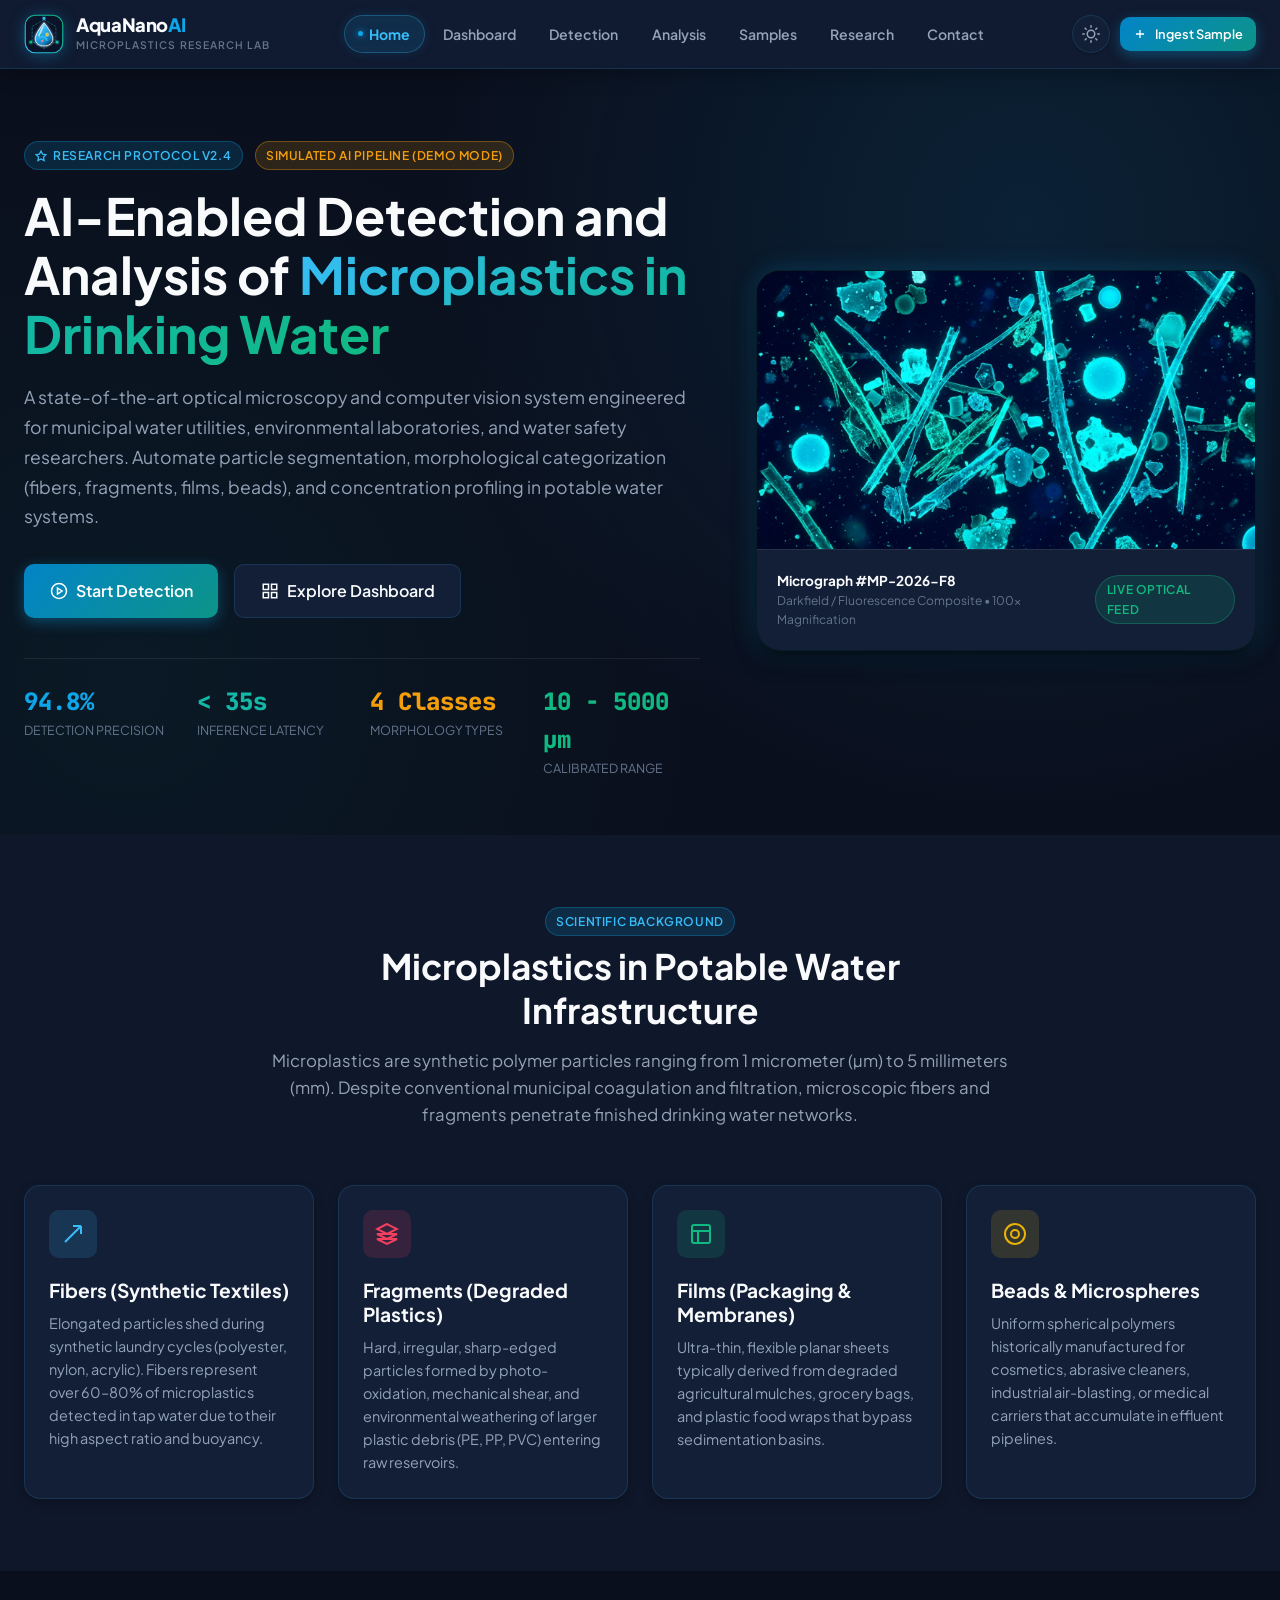
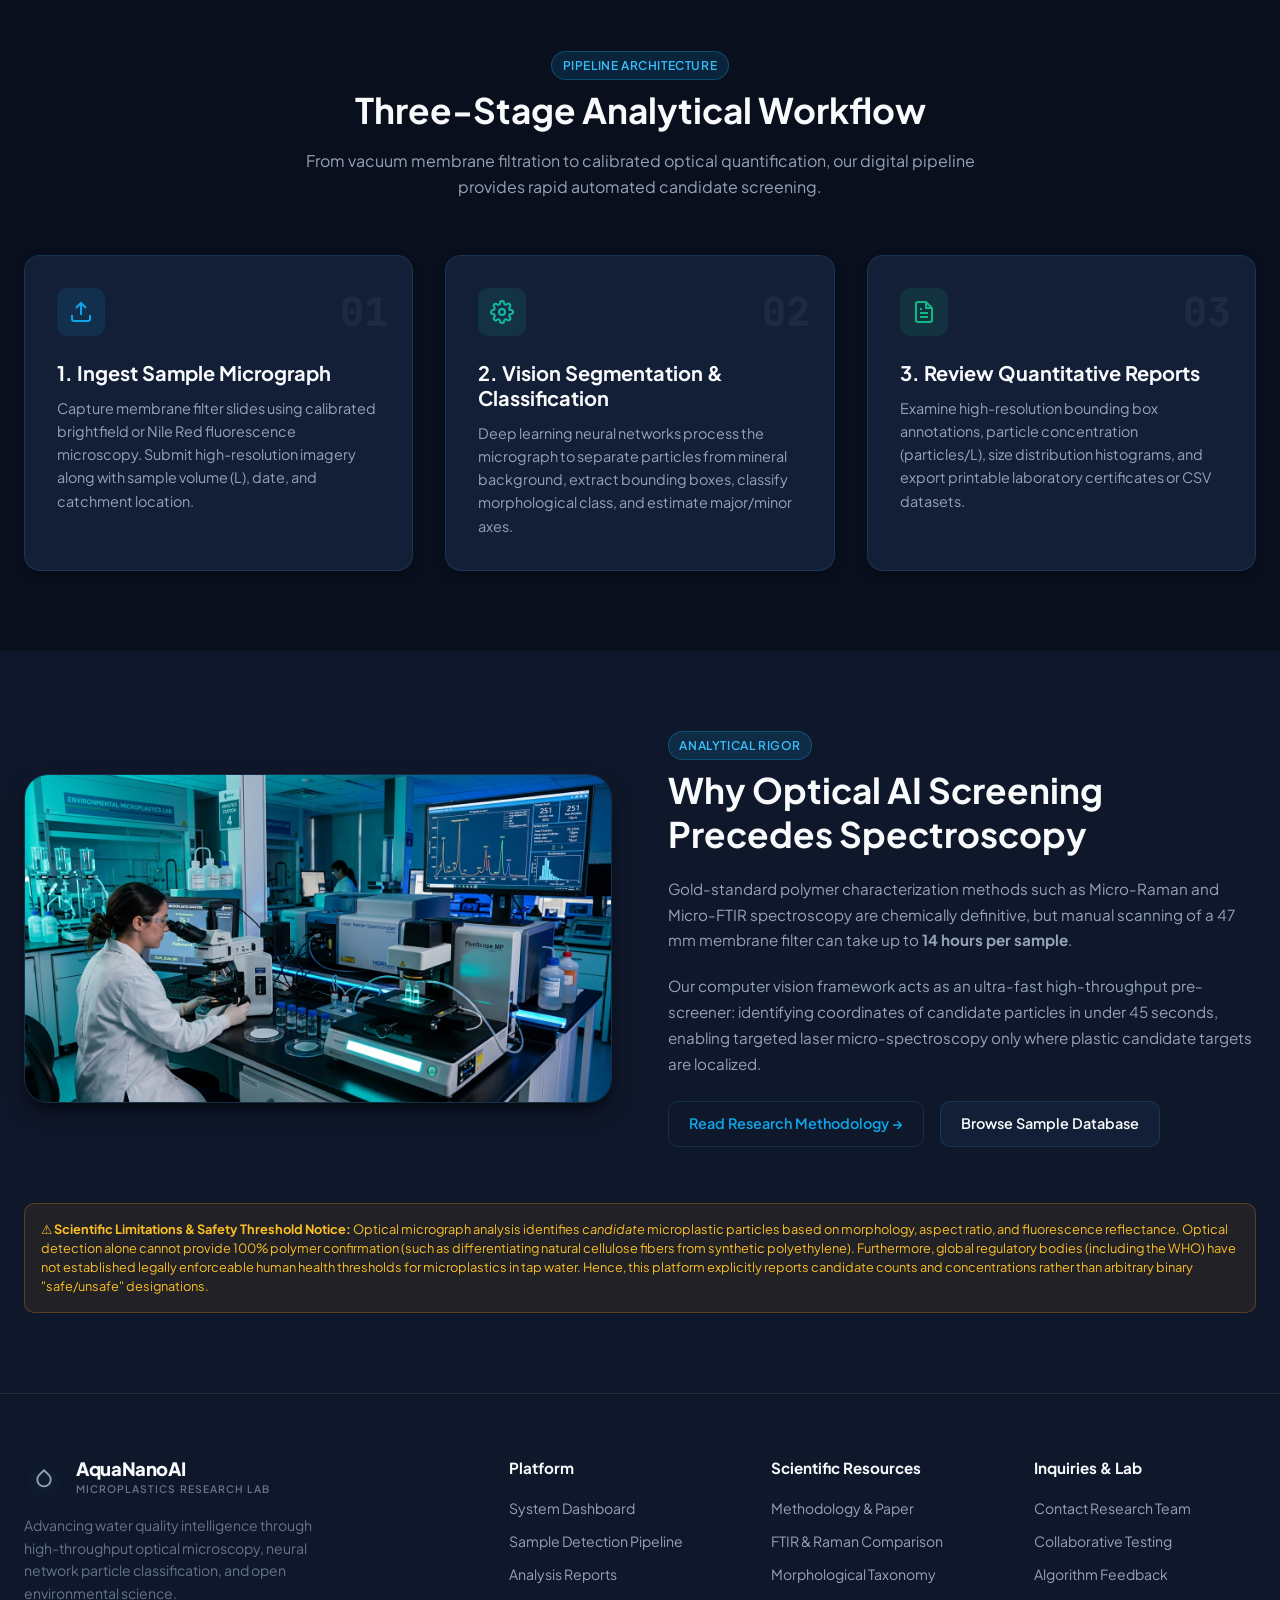
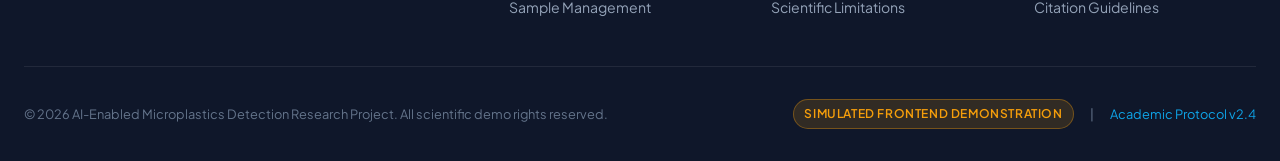
<file: index.html>
<!DOCTYPE html>
<html lang="en" data-theme="dark">
<head>
  <meta charset="UTF-8">
  <meta name="viewport" content="width=device-width, initial-scale=1.0">
  <title>AI-Enabled Detection & Analysis of Microplastics in Drinking Water Systems</title>
  <meta name="description" content="A modern scientific platform combining high-resolution digital micrography and computer vision for the automated detection, classification, and quantification of microplastics in potable water systems.">
  
  <!-- Google Fonts -->
  <link rel="preconnect" href="https://fonts.googleapis.com">
  <link rel="preconnect" href="https://fonts.gstatic.com" crossorigin>
  <link href="https://fonts.googleapis.com/css2?family=JetBrains+Mono:wght@400;500;600;700&family=Plus+Jakarta+Sans:wght@300;400;500;600;700;800&display=swap" rel="stylesheet">
  
  <!-- Favicon -->
  <link rel="icon" type="image/svg+xml" href="assets/icons/logo.svg">
  
  <!-- Stylesheets -->
  <link rel="stylesheet" href="css/style.css">
  <link rel="stylesheet" href="css/responsive.css">
</head>
<body>

  <!-- ========================================================================
       Top Navigation Bar
       ======================================================================== -->
  <header class="site-header">
    <div class="nav-container">
      <a href="index.html" class="brand-logo">
        <div class="logo-icon-wrap">
          <img src="assets/icons/logo.svg" alt="AquaNanoAI Logo" class="brand-logo-img">
        </div>
        <div class="brand-text">
          <span class="brand-title">AquaNano<span>AI</span></span>
          <span class="brand-sub">Microplastics Research Lab</span>
        </div>
      </a>

      <!-- Desktop Nav Links -->
      <nav class="nav-links" aria-label="Main Navigation">
        <a href="index.html" class="nav-link active">Home</a>
        <a href="dashboard.html" class="nav-link">Dashboard</a>
        <a href="detection.html" class="nav-link">Detection</a>
        <a href="analysis.html" class="nav-link">Analysis</a>
        <a href="samples.html" class="nav-link">Samples</a>
        <a href="research.html" class="nav-link">Research</a>
        <a href="contact.html" class="nav-link">Contact</a>
      </nav>

      <!-- Nav Actions -->
      <div class="nav-actions">
        <button type="button" class="theme-toggle-btn" aria-label="Toggle Light and Dark Mode"></button>
        <a href="detection.html" class="btn btn-primary btn-sm d-none-mobile">
          <svg width="14" height="14" viewBox="0 0 24 24" fill="none" stroke="currentColor" stroke-width="2.2">
            <path d="M12 5v14M5 12h14"/>
          </svg>
          Ingest Sample
        </a>
        <button type="button" class="mobile-nav-toggle" aria-label="Open Navigation Drawer">☰</button>
      </div>
    </div>
  </header>

  <!-- Mobile Drawer -->
  <div class="mobile-nav-drawer" id="mobileDrawer">
    <a href="index.html" class="nav-link active">Home</a>
    <a href="dashboard.html" class="nav-link">Dashboard</a>
    <a href="detection.html" class="nav-link">Detection</a>
    <a href="analysis.html" class="nav-link">Analysis</a>
    <a href="samples.html" class="nav-link">Samples</a>
    <a href="research.html" class="nav-link">Research</a>
    <a href="contact.html" class="nav-link">Contact</a>
    <div style="margin-top: 1rem;">
      <a href="detection.html" class="btn btn-primary" style="width: 100%;">Ingest Water Sample</a>
    </div>
  </div>

  <!-- ========================================================================
       Hero Section
       ======================================================================== -->
  <section class="hero-section" style="padding: 4.5rem 0 3.5rem; position: relative; overflow: hidden; background: radial-gradient(circle at 80% 20%, rgba(14, 165, 233, 0.12), transparent 50%), radial-gradient(circle at 10% 80%, rgba(13, 148, 136, 0.08), transparent 45%);">
    <div class="container">
      <div class="hero-content-grid" style="display: grid; grid-template-columns: 1.15fr 0.85fr; gap: 3.5rem; align-items: center;">
        
        <div>
          <div style="margin-bottom: 1rem; display: flex; align-items: center; gap: 0.75rem; flex-wrap: wrap;">
            <span class="badge badge-info">
              <svg width="12" height="12" viewBox="0 0 24 24" fill="none" stroke="currentColor" stroke-width="2.5"><polygon points="12 2 15.09 8.26 22 9.27 17 14.14 18.18 21.02 12 17.77 5.82 21.02 7 14.14 2 9.27 8.91 8.26 12 2"/></svg>
              Research Protocol v2.4
            </span>
            <span class="badge badge-demo">
              Simulated AI Pipeline (Demo Mode)
            </span>
          </div>

          <h1 style="font-size: clamp(2.2rem, 4vw, 3.4rem); line-height: 1.15; margin-bottom: 1.25rem;">
            AI-Enabled Detection and Analysis of <span class="gradient-text">Microplastics in Drinking Water</span>
          </h1>

          <p style="font-size: 1.1rem; color: var(--text-secondary); line-height: 1.7; margin-bottom: 2rem;">
            A state-of-the-art optical microscopy and computer vision system engineered for municipal water utilities, environmental laboratories, and water safety researchers. Automate particle segmentation, morphological categorization (fibers, fragments, films, beads), and concentration profiling in potable water systems.
          </p>

          <div style="display: flex; gap: 1rem; flex-wrap: wrap; margin-bottom: 2.5rem;">
            <a href="detection.html" class="btn btn-primary" style="padding: 0.8rem 1.6rem; font-size: 1rem;">
              <svg width="18" height="18" viewBox="0 0 24 24" fill="none" stroke="currentColor" stroke-width="2"><circle cx="12" cy="12" r="10"/><polygon points="10 8 16 12 10 16 10 8"/></svg>
              Start Detection
            </a>
            <a href="dashboard.html" class="btn btn-secondary" style="padding: 0.8rem 1.6rem; font-size: 1rem;">
              <svg width="18" height="18" viewBox="0 0 24 24" fill="none" stroke="currentColor" stroke-width="2"><rect x="3" y="3" width="7" height="7"/><rect x="14" y="3" width="7" height="7"/><rect x="14" y="14" width="7" height="7"/><rect x="3" y="14" width="7" height="7"/></svg>
              Explore Dashboard
            </a>
          </div>

          <!-- Quick Metric Badges -->
          <div class="hero-quick-metrics" style="display: grid; grid-template-columns: repeat(auto-fit, minmax(130px, 1fr)); gap: 1rem; border-top: 1px solid var(--border-subtle); padding-top: 1.5rem;">
            <div>
              <div class="mono" style="font-size: 1.5rem; font-weight: 800; color: var(--accent-cyan);">94.8%</div>
              <div style="font-size: 0.78rem; color: var(--text-muted); text-transform: uppercase;">Detection Precision</div>
            </div>
            <div>
              <div class="mono" style="font-size: 1.5rem; font-weight: 800; color: var(--accent-teal-light);">&lt; 35s</div>
              <div style="font-size: 0.78rem; color: var(--text-muted); text-transform: uppercase;">Inference Latency</div>
            </div>
            <div>
              <div class="mono" style="font-size: 1.5rem; font-weight: 800; color: #f59e0b;">4 Classes</div>
              <div style="font-size: 0.78rem; color: var(--text-muted); text-transform: uppercase;">Morphology Types</div>
            </div>
            <div>
              <div class="mono" style="font-size: 1.5rem; font-weight: 800; color: #10b981;">10 - 5000 µm</div>
              <div style="font-size: 0.78rem; color: var(--text-muted); text-transform: uppercase;">Calibrated Range</div>
            </div>
          </div>
        </div>

        <!-- Hero Visual Showcase -->
        <div style="position: relative;">
          <div style="border-radius: var(--radius-xl); overflow: hidden; border: 1px solid var(--border-color); box-shadow: var(--shadow-lg), var(--shadow-glow); background: #000;">
            <img src="assets/images/hero_microplastic.jpg" alt="Fluorescence microscopy showing microplastic fibers and particles in water sample" style="width: 100%; height: auto; display: block;">
            <div style="padding: 1.25rem; background: var(--bg-card); border-top: 1px solid var(--border-subtle); display: flex; align-items: center; justify-content: space-between;">
              <div>
                <div style="font-size: 0.85rem; font-weight: 700; color: var(--text-primary);">Micrograph #MP-2026-F8</div>
                <div style="font-size: 0.75rem; color: var(--text-muted);">Darkfield / Fluorescence Composite • 100x Magnification</div>
              </div>
              <span class="badge badge-active">Live Optical Feed</span>
            </div>
          </div>
        </div>

      </div>
    </div>
  </section>

  <!-- ========================================================================
       What Are Microplastics & The Drinking Water Problem
       ======================================================================== -->
  <section style="padding: 4.5rem 0; background-color: var(--bg-secondary);">
    <div class="container">
      <div style="text-align: center; max-width: 760px; margin: 0 auto 3.5rem;">
        <span class="badge badge-info" style="margin-bottom: 0.5rem;">Scientific Background</span>
        <h2 style="font-size: 2.2rem; margin-bottom: 1rem;">Microplastics in Potable Water Infrastructure</h2>
        <p style="color: var(--text-secondary); font-size: 1.05rem;">
          Microplastics are synthetic polymer particles ranging from 1 micrometer (µm) to 5 millimeters (mm). Despite conventional municipal coagulation and filtration, microscopic fibers and fragments penetrate finished drinking water networks.
        </p>
      </div>

      <div style="display: grid; grid-template-columns: repeat(auto-fit, minmax(280px, 1fr)); gap: 1.5rem;">
        
        <div class="card card-interactive">
          <div style="width: 3rem; height: 3rem; border-radius: var(--radius-md); background: rgba(56, 189, 248, 0.15); color: var(--particle-fiber); display: flex; align-items: center; justify-content: center; margin-bottom: 1.25rem;">
            <svg width="24" height="24" viewBox="0 0 24 24" fill="none" stroke="currentColor" stroke-width="2"><path d="M4 20L20 4M20 4h-8M20 4v8"/></svg>
          </div>
          <h3 style="font-size: 1.2rem; margin-bottom: 0.6rem;">Fibers (Synthetic Textiles)</h3>
          <p style="color: var(--text-secondary); font-size: 0.9rem; line-height: 1.6;">
            Elongated particles shed during synthetic laundry cycles (polyester, nylon, acrylic). Fibers represent over 60–80% of microplastics detected in tap water due to their high aspect ratio and buoyancy.
          </p>
        </div>

        <div class="card card-interactive">
          <div style="width: 3rem; height: 3rem; border-radius: var(--radius-md); background: rgba(244, 63, 94, 0.15); color: var(--particle-fragment); display: flex; align-items: center; justify-content: center; margin-bottom: 1.25rem;">
            <svg width="24" height="24" viewBox="0 0 24 24" fill="none" stroke="currentColor" stroke-width="2"><polygon points="12 2 2 7 12 12 22 7 12 2"/><polygon points="2 17 12 22 22 17"/><polygon points="2 12 12 17 22 12"/></svg>
          </div>
          <h3 style="font-size: 1.2rem; margin-bottom: 0.6rem;">Fragments (Degraded Plastics)</h3>
          <p style="color: var(--text-secondary); font-size: 0.9rem; line-height: 1.6;">
            Hard, irregular, sharp-edged particles formed by photo-oxidation, mechanical shear, and environmental weathering of larger plastic debris (PE, PP, PVC) entering raw reservoirs.
          </p>
        </div>

        <div class="card card-interactive">
          <div style="width: 3rem; height: 3rem; border-radius: var(--radius-md); background: rgba(16, 185, 129, 0.15); color: var(--particle-film); display: flex; align-items: center; justify-content: center; margin-bottom: 1.25rem;">
            <svg width="24" height="24" viewBox="0 0 24 24" fill="none" stroke="currentColor" stroke-width="2"><rect x="3" y="3" width="18" height="18" rx="2"/><path d="M3 9h18M9 21V9"/></svg>
          </div>
          <h3 style="font-size: 1.2rem; margin-bottom: 0.6rem;">Films (Packaging & Membranes)</h3>
          <p style="color: var(--text-secondary); font-size: 0.9rem; line-height: 1.6;">
            Ultra-thin, flexible planar sheets typically derived from degraded agricultural mulches, grocery bags, and plastic food wraps that bypass sedimentation basins.
          </p>
        </div>

        <div class="card card-interactive">
          <div style="width: 3rem; height: 3rem; border-radius: var(--radius-md); background: rgba(234, 179, 8, 0.15); color: var(--particle-bead); display: flex; align-items: center; justify-content: center; margin-bottom: 1.25rem;">
            <svg width="24" height="24" viewBox="0 0 24 24" fill="none" stroke="currentColor" stroke-width="2"><circle cx="12" cy="12" r="10"/><circle cx="12" cy="12" r="4"/></svg>
          </div>
          <h3 style="font-size: 1.2rem; margin-bottom: 0.6rem;">Beads & Microspheres</h3>
          <p style="color: var(--text-secondary); font-size: 0.9rem; line-height: 1.6;">
            Uniform spherical polymers historically manufactured for cosmetics, abrasive cleaners, industrial air-blasting, or medical carriers that accumulate in effluent pipelines.
          </p>
        </div>

      </div>
    </div>
  </section>

  <!-- ========================================================================
       Automated 3-Step Scientific Workflow
       ======================================================================== -->
  <section style="padding: 5rem 0;">
    <div class="container">
      <div style="text-align: center; max-width: 720px; margin: 0 auto 3.5rem;">
        <span class="badge badge-info" style="margin-bottom: 0.5rem;">Pipeline Architecture</span>
        <h2 style="font-size: 2.2rem; margin-bottom: 1rem;">Three-Stage Analytical Workflow</h2>
        <p style="color: var(--text-secondary);">
          From vacuum membrane filtration to calibrated optical quantification, our digital pipeline provides rapid automated candidate screening.
        </p>
      </div>

      <div style="display: grid; grid-template-columns: repeat(auto-fit, minmax(300px, 1fr)); gap: 2rem; position: relative;">
        
        <!-- Step 1 -->
        <div class="card" style="position: relative; padding: 2rem;">
          <div style="position: absolute; top: 1.5rem; right: 1.5rem; font-size: 2.5rem; font-weight: 800; color: rgba(255, 255, 255, 0.05);" class="mono">01</div>
          <div style="width: 3rem; height: 3rem; border-radius: var(--radius-md); background: rgba(14, 165, 233, 0.12); color: var(--accent-cyan); display: flex; align-items: center; justify-content: center; margin-bottom: 1.5rem;">
            <svg width="24" height="24" viewBox="0 0 24 24" fill="none" stroke="currentColor" stroke-width="2"><path d="M21 15v4a2 2 0 0 1-2 2H5a2 2 0 0 1-2-2v-4"/><polyline points="17 8 12 3 7 8"/><line x1="12" y1="3" x2="12" y2="15"/></svg>
          </div>
          <h3 style="font-size: 1.25rem; margin-bottom: 0.75rem;">1. Ingest Sample Micrograph</h3>
          <p style="color: var(--text-secondary); font-size: 0.9rem; line-height: 1.6;">
            Capture membrane filter slides using calibrated brightfield or Nile Red fluorescence microscopy. Submit high-resolution imagery along with sample volume (L), date, and catchment location.
          </p>
        </div>

        <!-- Step 2 -->
        <div class="card" style="position: relative; padding: 2rem;">
          <div style="position: absolute; top: 1.5rem; right: 1.5rem; font-size: 2.5rem; font-weight: 800; color: rgba(255, 255, 255, 0.05);" class="mono">02</div>
          <div style="width: 3rem; height: 3rem; border-radius: var(--radius-md); background: rgba(20, 184, 166, 0.12); color: var(--accent-teal-light); display: flex; align-items: center; justify-content: center; margin-bottom: 1.5rem;">
            <svg width="24" height="24" viewBox="0 0 24 24" fill="none" stroke="currentColor" stroke-width="2"><circle cx="12" cy="12" r="3"/><path d="M19.4 15a1.65 1.65 0 0 0 .33 1.82l.06.06a2 2 0 0 1 0 2.83 2 2 0 0 1-2.83 0l-.06-.06a1.65 1.65 0 0 0-1.82-.33 1.65 1.65 0 0 0-1 1.51V21a2 2 0 0 1-2 2 2 2 0 0 1-2-2v-.09A1.65 1.65 0 0 0 9 19.4a1.65 1.65 0 0 0-1.82.33l-.06.06a2 2 0 0 1-2.83 0 2 2 0 0 1 0-2.83l.06-.06a1.65 1.65 0 0 0 .33-1.82 1.65 1.65 0 0 0-1.51-1H3a2 2 0 0 1-2-2 2 2 0 0 1 2-2h.09A1.65 1.65 0 0 0 4.6 9a1.65 1.65 0 0 0-.33-1.82l-.06-.06a2 2 0 0 1 0-2.83 2 2 0 0 1 2.83 0l.06.06a1.65 1.65 0 0 0 1.82.33H9a1.65 1.65 0 0 0 1-1.51V3a2 2 0 0 1 2-2 2 2 0 0 1 2 2v.09a1.65 1.65 0 0 0 1 1.51 1.65 1.65 0 0 0 1.82-.33l.06-.06a2 2 0 0 1 2.83 0 2 2 0 0 1 0 2.83l-.06.06a1.65 1.65 0 0 0-.33 1.82V9a1.65 1.65 0 0 0 1.51 1H21a2 2 0 0 1 2 2 2 2 0 0 1-2 2h-.09a1.65 1.65 0 0 0-1.51 1z"/></svg>
          </div>
          <h3 style="font-size: 1.25rem; margin-bottom: 0.75rem;">2. Vision Segmentation & Classification</h3>
          <p style="color: var(--text-secondary); font-size: 0.9rem; line-height: 1.6;">
            Deep learning neural networks process the micrograph to separate particles from mineral background, extract bounding boxes, classify morphological class, and estimate major/minor axes.
          </p>
        </div>

        <!-- Step 3 -->
        <div class="card" style="position: relative; padding: 2rem;">
          <div style="position: absolute; top: 1.5rem; right: 1.5rem; font-size: 2.5rem; font-weight: 800; color: rgba(255, 255, 255, 0.05);" class="mono">03</div>
          <div style="width: 3rem; height: 3rem; border-radius: var(--radius-md); background: rgba(16, 185, 129, 0.12); color: var(--accent-green); display: flex; align-items: center; justify-content: center; margin-bottom: 1.5rem;">
            <svg width="24" height="24" viewBox="0 0 24 24" fill="none" stroke="currentColor" stroke-width="2"><path d="M14 2H6a2 2 0 0 0-2 2v16a2 2 0 0 0 2 2h12a2 2 0 0 0 2-2V8z"/><polyline points="14 2 14 8 20 8"/><line x1="16" y1="13" x2="8" y2="13"/><line x1="16" y1="17" x2="8" y2="17"/><polyline points="10 9 9 9 8 9"/></svg>
          </div>
          <h3 style="font-size: 1.25rem; margin-bottom: 0.75rem;">3. Review Quantitative Reports</h3>
          <p style="color: var(--text-secondary); font-size: 0.9rem; line-height: 1.6;">
            Examine high-resolution bounding box annotations, particle concentration (particles/L), size distribution histograms, and export printable laboratory certificates or CSV datasets.
          </p>
        </div>

      </div>
    </div>
  </section>

  <!-- ========================================================================
       Laboratory Deep-Dive & Research Methodology
       ======================================================================== -->
  <section style="padding: 5rem 0; background-color: var(--bg-secondary);">
    <div class="container">
      <div style="display: grid; grid-template-columns: 1fr 1fr; gap: 3.5rem; align-items: center;" class="hero-content-grid">
        
        <div>
          <div style="border-radius: var(--radius-xl); overflow: hidden; border: 1px solid var(--border-color); box-shadow: var(--shadow-lg);">
            <img src="assets/images/lab_analysis.jpg" alt="Spectroscopy and automated fluorescence microscope in environmental water laboratory" style="width: 100%; height: auto; display: block;">
          </div>
        </div>

        <div>
          <span class="badge badge-info" style="margin-bottom: 0.5rem;">Analytical Rigor</span>
          <h2 style="font-size: 2.2rem; margin-bottom: 1.25rem;">Why Optical AI Screening Precedes Spectroscopy</h2>
          <p style="color: var(--text-secondary); font-size: 0.95rem; line-height: 1.7; margin-bottom: 1.25rem;">
            Gold-standard polymer characterization methods such as Micro-Raman and Micro-FTIR spectroscopy are chemically definitive, but manual scanning of a 47 mm membrane filter can take up to <strong>14 hours per sample</strong>.
          </p>
          <p style="color: var(--text-secondary); font-size: 0.95rem; line-height: 1.7; margin-bottom: 1.5rem;">
            Our computer vision framework acts as an ultra-fast high-throughput pre-screener: identifying coordinates of candidate particles in under 45 seconds, enabling targeted laser micro-spectroscopy only where plastic candidate targets are localized.
          </p>

          <div style="display: flex; gap: 1rem; flex-wrap: wrap;">
            <a href="research.html" class="btn btn-outline">
              Read Research Methodology →
            </a>
            <a href="samples.html" class="btn btn-secondary">
              Browse Sample Database
            </a>
          </div>
        </div>

      </div>

      <!-- Scientific Disclaimer Notice -->
      <div class="scientific-disclaimer" style="margin-top: 3.5rem;">
        <strong>⚠️ Scientific Limitations & Safety Threshold Notice:</strong> Optical micrograph analysis identifies <em>candidate</em> microplastic particles based on morphology, aspect ratio, and fluorescence reflectance. Optical detection alone cannot provide 100% polymer confirmation (such as differentiating natural cellulose fibers from synthetic polyethylene). Furthermore, global regulatory bodies (including the WHO) have not established legally enforceable human health thresholds for microplastics in tap water. Hence, this platform explicitly reports candidate counts and concentrations rather than arbitrary binary "safe/unsafe" designations.
      </div>
    </div>
  </section>

  <!-- ========================================================================
       Footer
       ======================================================================== -->
  <footer class="site-footer">
    <div class="container">
      <div class="footer-grid">
        <div>
          <div class="brand-logo" style="margin-bottom: 1rem;">
            <div class="logo-icon-wrap">
              <svg width="20" height="20" viewBox="0 0 24 24" fill="none" stroke="currentColor" stroke-width="2.2">
                <path d="M12 2.69l5.66 5.66a8 8 0 1 1-11.31 0z"/>
              </svg>
            </div>
            <div class="brand-text">
              <span class="brand-title">AquaNanoAI</span>
              <span class="brand-sub">Microplastics Research Lab</span>
            </div>
          </div>
          <p style="font-size: 0.88rem; color: var(--text-muted); line-height: 1.6; max-width: 320px;">
            Advancing water quality intelligence through high-throughput optical microscopy, neural network particle classification, and open environmental science.
          </p>
        </div>

        <div>
          <h4 class="footer-col-title">Platform</h4>
          <ul class="footer-links">
            <li><a href="dashboard.html">System Dashboard</a></li>
            <li><a href="detection.html">Sample Detection Pipeline</a></li>
            <li><a href="analysis.html">Analysis Reports</a></li>
            <li><a href="samples.html">Sample Management</a></li>
          </ul>
        </div>

        <div>
          <h4 class="footer-col-title">Scientific Resources</h4>
          <ul class="footer-links">
            <li><a href="research.html">Methodology & Paper</a></li>
            <li><a href="research.html#spectroscopy">FTIR & Raman Comparison</a></li>
            <li><a href="research.html#morphology">Morphological Taxonomy</a></li>
            <li><a href="research.html#limitations">Scientific Limitations</a></li>
          </ul>
        </div>

        <div>
          <h4 class="footer-col-title">Inquiries & Lab</h4>
          <ul class="footer-links">
            <li><a href="contact.html">Contact Research Team</a></li>
            <li><a href="contact.html#collaboration">Collaborative Testing</a></li>
            <li><a href="contact.html#feedback">Algorithm Feedback</a></li>
            <li><a href="contact.html#citation">Citation Guidelines</a></li>
          </ul>
        </div>
      </div>

      <div class="footer-bottom">
        <div>
          © 2026 AI-Enabled Microplastics Detection Research Project. All scientific demo rights reserved.
        </div>
        <div style="display: flex; gap: 1rem; align-items: center;">
          <span class="badge badge-demo">Simulated Frontend Demonstration</span>
          <span style="color: var(--text-muted);">|</span>
          <a href="research.html" style="color: var(--accent-cyan);">Academic Protocol v2.4</a>
        </div>
      </div>
    </div>
  </footer>

  <!-- Scripts -->
  <script src="js/main.js"></script>
</body>
</html>
</file>
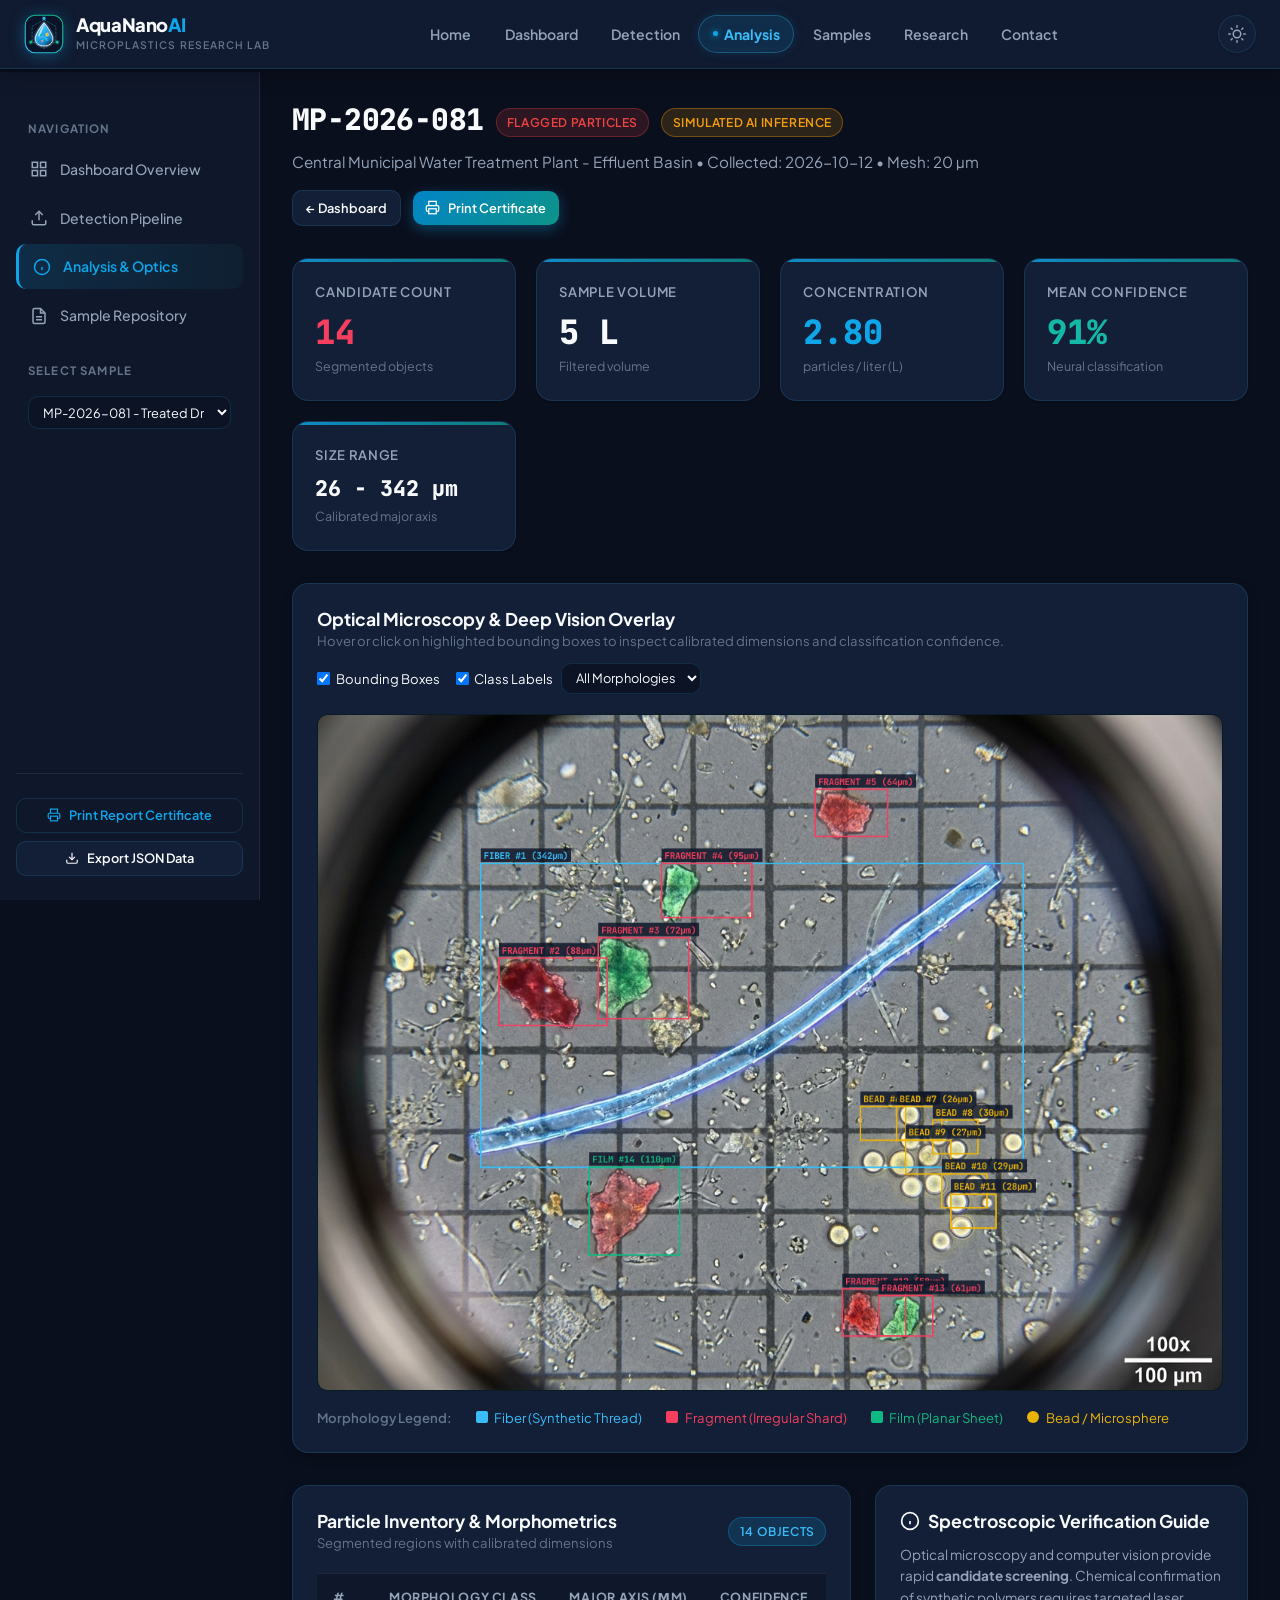
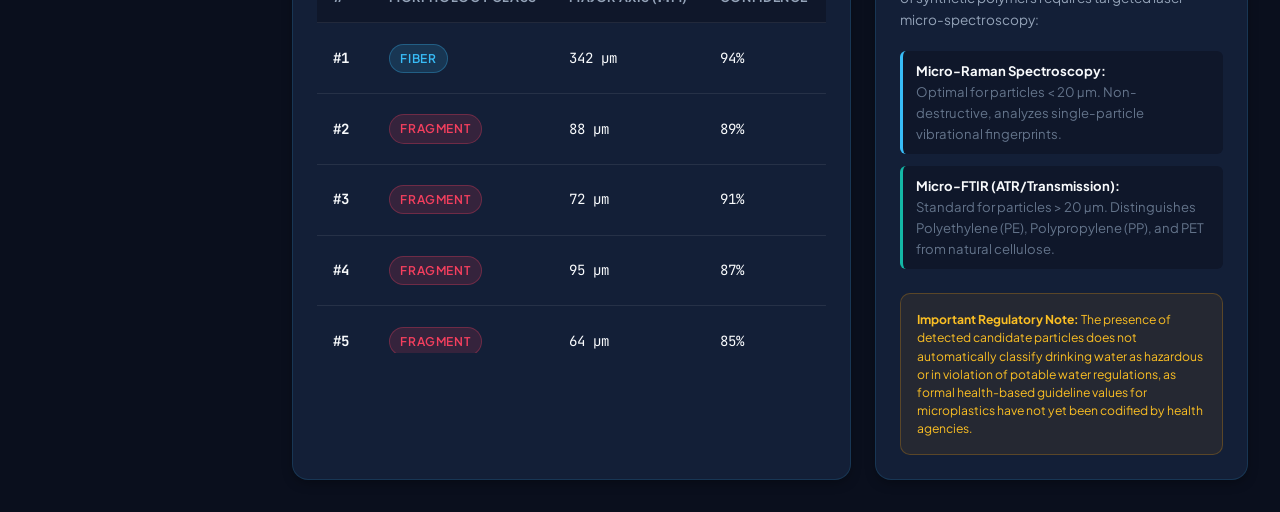
<file: analysis.html>
<!DOCTYPE html>
<html lang="en" data-theme="dark">
<head>
  <meta charset="UTF-8">
  <meta name="viewport" content="width=device-width, initial-scale=1.0">
  <title>Optical Analysis & Particle Quantification | AquaNanoAI</title>
  <meta name="description" content="Detailed computer vision analysis results, interactive particle bounding boxes, morphology classification, and concentration metrics.">
  
  <!-- Google Fonts -->
  <link rel="preconnect" href="https://fonts.googleapis.com">
  <link rel="preconnect" href="https://fonts.gstatic.com" crossorigin>
  <link href="https://fonts.googleapis.com/css2?family=JetBrains+Mono:wght@400;500;600;700&family=Plus+Jakarta+Sans:wght@300;400;500;600;700;800&display=swap" rel="stylesheet">
  
  <!-- Favicon -->
  <link rel="icon" type="image/svg+xml" href="assets/icons/logo.svg">

  <!-- Stylesheets -->
  <link rel="stylesheet" href="css/style.css">
  <link rel="stylesheet" href="css/responsive.css">
</head>
<body>

  <!-- Site Header -->
  <header class="site-header">
    <div class="nav-container">
      <a href="index.html" class="brand-logo">
        <div class="logo-icon-wrap">
          <img src="assets/icons/logo.svg" alt="AquaNanoAI Logo" class="brand-logo-img">
        </div>
        <div class="brand-text">
          <span class="brand-title">AquaNano<span>AI</span></span>
          <span class="brand-sub">Microplastics Research Lab</span>
        </div>
      </a>

      <!-- Desktop Nav Links -->
      <nav class="nav-links" aria-label="Main Navigation">
        <a href="index.html" class="nav-link">Home</a>
        <a href="dashboard.html" class="nav-link">Dashboard</a>
        <a href="detection.html" class="nav-link">Detection</a>
        <a href="analysis.html" class="nav-link active">Analysis</a>
        <a href="samples.html" class="nav-link">Samples</a>
        <a href="research.html" class="nav-link">Research</a>
        <a href="contact.html" class="nav-link">Contact</a>
      </nav>

      <!-- Nav Actions -->
      <div class="nav-actions">
        <button type="button" class="theme-toggle-btn" aria-label="Toggle Light and Dark Mode"></button>
        <button type="button" class="mobile-nav-toggle" aria-label="Open Navigation Drawer">☰</button>
      </div>
    </div>
  </header>

  <!-- Mobile Drawer -->
  <div class="mobile-nav-drawer" id="mobileDrawer">
    <a href="index.html" class="nav-link">Home</a>
    <a href="dashboard.html" class="nav-link">Dashboard</a>
    <a href="detection.html" class="nav-link">Detection</a>
    <a href="analysis.html" class="nav-link active">Analysis</a>
    <a href="samples.html" class="nav-link">Samples</a>
    <a href="research.html" class="nav-link">Research</a>
    <a href="contact.html" class="nav-link">Contact</a>
  </div>

  <!-- App Shell -->
  <div class="app-shell">
    
    <!-- Sidebar -->
    <aside class="app-sidebar">
      <div class="sidebar-heading">Navigation</div>
      <div class="sidebar-menu">
        <a href="dashboard.html" class="sidebar-item">
          <svg width="18" height="18" viewBox="0 0 24 24" fill="none" stroke="currentColor" stroke-width="2"><rect x="3" y="3" width="7" height="7"/><rect x="14" y="3" width="7" height="7"/><rect x="14" y="14" width="7" height="7"/><rect x="3" y="14" width="7" height="7"/></svg>
          Dashboard Overview
        </a>
        <a href="detection.html" class="sidebar-item">
          <svg width="18" height="18" viewBox="0 0 24 24" fill="none" stroke="currentColor" stroke-width="2"><path d="M21 15v4a2 2 0 0 1-2 2H5a2 2 0 0 1-2-2v-4"/><polyline points="17 8 12 3 7 8"/><line x1="12" y1="3" x2="12" y2="15"/></svg>
          Detection Pipeline
        </a>
        <a href="analysis.html" class="sidebar-item active">
          <svg width="18" height="18" viewBox="0 0 24 24" fill="none" stroke="currentColor" stroke-width="2"><circle cx="12" cy="12" r="10"/><path d="M12 16v-4M12 8h.01"/></svg>
          Analysis & Optics
        </a>
        <a href="samples.html" class="sidebar-item">
          <svg width="18" height="18" viewBox="0 0 24 24" fill="none" stroke="currentColor" stroke-width="2"><path d="M14 2H6a2 2 0 0 0-2 2v16a2 2 0 0 0 2 2h12a2 2 0 0 0 2-2V8z"/><polyline points="14 2 14 8 20 8"/><line x1="16" y1="13" x2="8" y2="13"/><line x1="16" y1="17" x2="8" y2="17"/></svg>
          Sample Repository
        </a>
      </div>

      <div class="sidebar-heading">Select Sample</div>
      <div style="padding: 0.5rem 0.75rem;">
        <select id="sampleSelectDropdown" class="form-control" style="font-size: 0.8rem; padding: 0.4rem 0.6rem;">
          <!-- Populated dynamically -->
        </select>
      </div>

      <div class="sidebar-footer">
        <button type="button" class="btn btn-outline btn-sm" id="btnPrintReport" style="width: 100%; margin-bottom: 0.5rem;">
          <svg width="14" height="14" viewBox="0 0 24 24" fill="none" stroke="currentColor" stroke-width="2"><polyline points="6 9 6 2 18 2 18 9"/><path d="M6 18H4a2 2 0 0 1-2-2v-5a2 2 0 0 1 2-2h16a2 2 0 0 1 2 2v5a2 2 0 0 1-2 2h-2"/><rect x="6" y="14" width="12" height="8"/></svg>
          Print Report Certificate
        </button>
        <button type="button" class="btn btn-secondary btn-sm" id="btnDownloadReportJson" style="width: 100%;">
          <svg width="14" height="14" viewBox="0 0 24 24" fill="none" stroke="currentColor" stroke-width="2"><path d="M21 15v4a2 2 0 0 1-2 2H5a2 2 0 0 1-2-2v-4"/><polyline points="7 10 12 15 17 10"/><line x1="12" y1="15" x2="12" y2="3"/></svg>
          Export JSON Data
        </button>
      </div>
    </aside>

    <!-- Main Content -->
    <main class="app-main">
      
      <!-- Top Sample Banner -->
      <div class="dashboard-header">
        <div>
          <div style="display: flex; align-items: center; gap: 0.75rem; margin-bottom: 0.4rem; flex-wrap: wrap;">
            <h1 class="page-title mono" id="analysisSampleId">MP-2026-081</h1>
            <span class="badge badge-danger" id="analysisStatusBadge">Flagged Particles</span>
            <span class="badge badge-demo">Simulated AI Inference</span>
          </div>
          <p class="page-description" id="analysisLocation">
            Central Municipal Water Treatment Plant - Effluent Basin
          </p>
        </div>

        <div style="display: flex; gap: 0.75rem; align-items: center; flex-wrap: wrap;" class="no-print">
          <a href="dashboard.html" class="btn btn-secondary btn-sm">
            ← Dashboard
          </a>
          <button type="button" class="btn btn-primary btn-sm" id="btnPrintTop">
            <svg width="15" height="15" viewBox="0 0 24 24" fill="none" stroke="currentColor" stroke-width="2"><polyline points="6 9 6 2 18 2 18 9"/><path d="M6 18H4a2 2 0 0 1-2-2v-5a2 2 0 0 1 2-2h16a2 2 0 0 1 2 2v5a2 2 0 0 1-2 2h-2"/><rect x="6" y="14" width="12" height="8"/></svg>
            Print Certificate
          </button>
        </div>
      </div>

      <!-- Sample Summary KPI Bar -->
      <div class="metrics-grid" style="grid-template-columns: repeat(auto-fit, minmax(180px, 1fr)); margin-bottom: 2rem;">
        
        <div class="metric-card">
          <div class="metric-top"><span class="metric-title">Candidate Count</span></div>
          <div class="metric-value" id="resCandidateCount" style="color: var(--particle-fragment);">0</div>
          <div class="metric-meta">Segmented objects</div>
        </div>

        <div class="metric-card">
          <div class="metric-top"><span class="metric-title">Sample Volume</span></div>
          <div class="metric-value" id="resVolume">0.0 L</div>
          <div class="metric-meta">Filtered volume</div>
        </div>

        <div class="metric-card">
          <div class="metric-top"><span class="metric-title">Concentration</span></div>
          <div class="metric-value" id="resConcentration" style="color: var(--accent-cyan);">0.00</div>
          <div class="metric-meta">particles / liter (L)</div>
        </div>

        <div class="metric-card">
          <div class="metric-top"><span class="metric-title">Mean Confidence</span></div>
          <div class="metric-value" id="resConfidence" style="color: var(--accent-teal-light);">0%</div>
          <div class="metric-meta">Neural classification</div>
        </div>

        <div class="metric-card">
          <div class="metric-top"><span class="metric-title">Size Range</span></div>
          <div class="metric-value" id="resSizeRange" style="font-size: 1.35rem;">—</div>
          <div class="metric-meta">Calibrated major axis</div>
        </div>

      </div>

      <!-- Interactive Micrograph & Bounding Box Canvas -->
      <div class="card" style="margin-bottom: 2rem;">
        <div class="card-header-flex">
          <div>
            <h3 class="card-title">Optical Microscopy & Deep Vision Overlay</h3>
            <p style="font-size: 0.82rem; color: var(--text-muted);">
              Hover or click on highlighted bounding boxes to inspect calibrated dimensions and classification confidence.
            </p>
          </div>

          <!-- Canvas Controls Toolbar -->
          <div style="display: flex; gap: 0.5rem; align-items: center; flex-wrap: wrap;">
            <label style="display: flex; align-items: center; gap: 0.35rem; font-size: 0.82rem; cursor: pointer;">
              <input type="checkbox" id="chkShowBoxes" checked> Bounding Boxes
            </label>
            <label style="display: flex; align-items: center; gap: 0.35rem; font-size: 0.82rem; cursor: pointer; margin-left: 0.5rem;">
              <input type="checkbox" id="chkShowLabels" checked> Class Labels
            </label>
            <select id="filterParticleType" class="form-control" style="width: 140px; padding: 0.35rem 0.6rem; font-size: 0.8rem;">
              <option value="ALL">All Morphologies</option>
              <option value="fiber">Fibers Only</option>
              <option value="fragment">Fragments Only</option>
              <option value="film">Films Only</option>
              <option value="bead">Beads Only</option>
            </select>
          </div>
        </div>

        <!-- Canvas Container -->
        <div style="position: relative; background: #000; border-radius: var(--radius-md); overflow: hidden; border: 1px solid var(--border-color); display: flex; align-items: center; justify-content: center; min-height: 480px;">
          <canvas id="analysisCanvas" style="max-width: 100%; height: auto; display: block; cursor: crosshair;"></canvas>
          
          <!-- Particle Hover Tooltip Overlay -->
          <div id="particleTooltip" style="display: none; position: absolute; background: rgba(15, 23, 42, 0.95); border: 1px solid var(--accent-cyan); border-radius: var(--radius-sm); padding: 0.6rem 0.8rem; font-size: 0.78rem; pointer-events: none; z-index: 20; box-shadow: var(--shadow-lg);">
            <!-- Populated on hover -->
          </div>
        </div>

        <!-- Canvas Legend -->
        <div style="display: flex; gap: 1.5rem; margin-top: 1rem; flex-wrap: wrap; font-size: 0.82rem; align-items: center;">
          <span style="color: var(--text-muted); font-weight: 600;">Morphology Legend:</span>
          <span style="display: flex; align-items: center; gap: 0.4rem; color: var(--particle-fiber);">
            <span style="width: 12px; height: 12px; background: var(--particle-fiber); border-radius: 2px;"></span> Fiber (Synthetic Thread)
          </span>
          <span style="display: flex; align-items: center; gap: 0.4rem; color: var(--particle-fragment);">
            <span style="width: 12px; height: 12px; background: var(--particle-fragment); border-radius: 2px;"></span> Fragment (Irregular Shard)
          </span>
          <span style="display: flex; align-items: center; gap: 0.4rem; color: var(--particle-film);">
            <span style="width: 12px; height: 12px; background: var(--particle-film); border-radius: 2px;"></span> Film (Planar Sheet)
          </span>
          <span style="display: flex; align-items: center; gap: 0.4rem; color: var(--particle-bead);">
            <span style="width: 12px; height: 12px; background: var(--particle-bead); border-radius: 50%;"></span> Bead / Microsphere
          </span>
        </div>
      </div>

      <!-- Detected Particles Table & Spectroscopy Correlation -->
      <div style="display: grid; grid-template-columns: 1.2fr 0.8fr; gap: 1.5rem;" class="analysis-grid">
        
        <!-- Detected Particle Inventory Table -->
        <div class="card">
          <div class="card-header-flex">
            <div>
              <h3 class="card-title">Particle Inventory & Morphometrics</h3>
              <p style="font-size: 0.82rem; color: var(--text-muted);">Segmented regions with calibrated dimensions</p>
            </div>
            <span class="badge badge-info" id="inventoryCountBadge">0 Items</span>
          </div>

          <div class="table-responsive" style="max-height: 380px; overflow-y: auto;">
            <table class="data-table">
              <thead>
                <tr>
                  <th>#</th>
                  <th>Morphology Class</th>
                  <th>Major Axis (µm)</th>
                  <th>Confidence</th>
                  <th>Candidate Target</th>
                </tr>
              </thead>
              <tbody id="particleInventoryTbody">
                <!-- Dynamically populated -->
              </tbody>
            </table>
          </div>
        </div>

        <!-- Confirmatory Spectroscopy & Chemical Limitations -->
        <div class="card">
          <h3 class="card-title" style="margin-bottom: 0.75rem; display: flex; align-items: center; gap: 0.5rem;">
            <svg width="20" height="20" viewBox="0 0 24 24" fill="none" stroke="currentColor" stroke-width="2"><circle cx="12" cy="12" r="10"/><path d="M12 16v-4M12 8h.01"/></svg>
            Spectroscopic Verification Guide
          </h3>
          <p style="font-size: 0.85rem; color: var(--text-secondary); line-height: 1.6; margin-bottom: 1.25rem;">
            Optical microscopy and computer vision provide rapid <strong>candidate screening</strong>. Chemical confirmation of synthetic polymers requires targeted laser micro-spectroscopy:
          </p>

          <div style="display: flex; flex-direction: column; gap: 0.75rem; font-size: 0.82rem; margin-bottom: 1.5rem;">
            <div style="padding: 0.6rem 0.8rem; background: var(--bg-secondary); border-radius: var(--radius-sm); border-left: 3px solid #38bdf8;">
              <strong style="color: var(--text-primary);">Micro-Raman Spectroscopy:</strong><br>
              <span style="color: var(--text-muted);">Optimal for particles &lt; 20 µm. Non-destructive, analyzes single-particle vibrational fingerprints.</span>
            </div>
            <div style="padding: 0.6rem 0.8rem; background: var(--bg-secondary); border-radius: var(--radius-sm); border-left: 3px solid #14b8a6;">
              <strong style="color: var(--text-primary);">Micro-FTIR (ATR/Transmission):</strong><br>
              <span style="color: var(--text-muted);">Standard for particles &gt; 20 µm. Distinguishes Polyethylene (PE), Polypropylene (PP), and PET from natural cellulose.</span>
            </div>
          </div>

          <div class="scientific-disclaimer" style="margin-top: 0; font-size: 0.76rem;">
            <strong>Important Regulatory Note:</strong> The presence of detected candidate particles does not automatically classify drinking water as hazardous or in violation of potable water regulations, as formal health-based guideline values for microplastics have not yet been codified by health agencies.
          </div>
        </div>

      </div>

    </main>

  </div>

  <!-- Shared Scripts -->
  <script src="js/main.js"></script>
  <!-- Analysis Script -->
  <script src="js/analysis.js"></script>
</body>
</html>
</file>
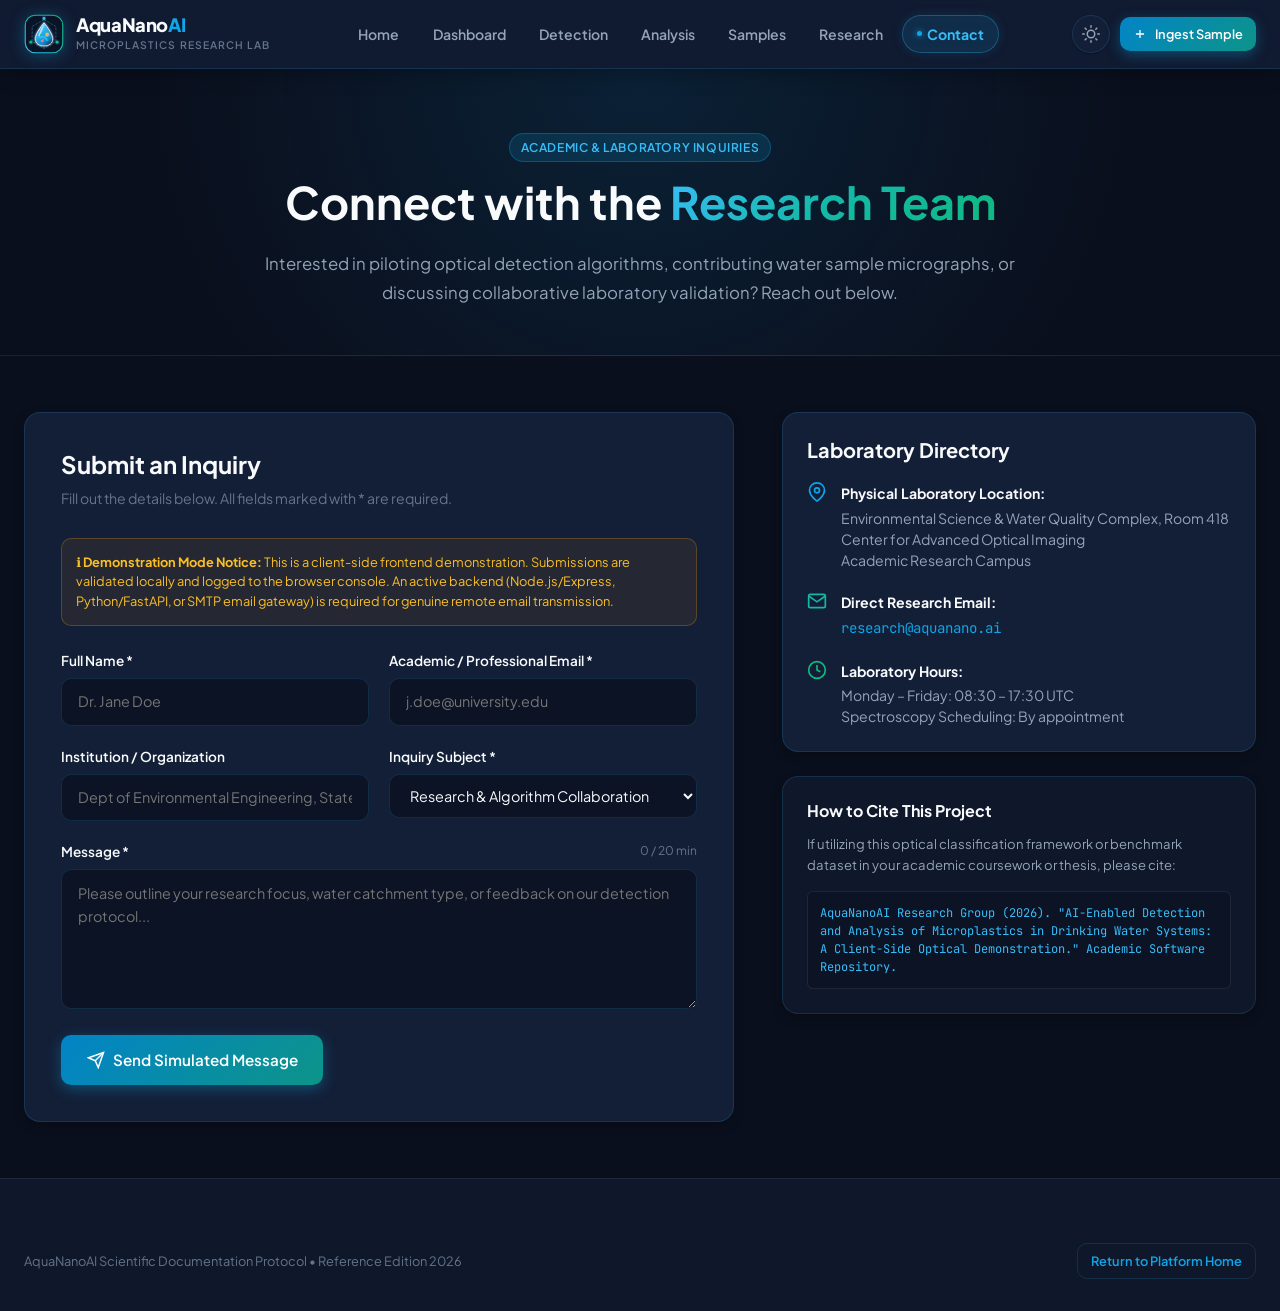
<file: contact.html>
<!DOCTYPE html>
<html lang="en" data-theme="dark">
<head>
  <meta charset="UTF-8">
  <meta name="viewport" content="width=device-width, initial-scale=1.0">
  <title>Contact & Research Collaboration | AquaNanoAI</title>
  <meta name="description" content="Connect with the microplastics research laboratory for dataset collaboration, methodology inquiries, and academic feedback.">
  
  <!-- Google Fonts -->
  <link rel="preconnect" href="https://fonts.googleapis.com">
  <link rel="preconnect" href="https://fonts.gstatic.com" crossorigin>
  <link href="https://fonts.googleapis.com/css2?family=JetBrains+Mono:wght@400;500;600;700&family=Plus+Jakarta+Sans:wght@300;400;500;600;700;800&display=swap" rel="stylesheet">
  
  <!-- Favicon -->
  <link rel="icon" type="image/svg+xml" href="assets/icons/logo.svg">

  <!-- Stylesheets -->
  <link rel="stylesheet" href="css/style.css">
  <link rel="stylesheet" href="css/responsive.css">
</head>
<body>

  <!-- Site Header -->
  <header class="site-header">
    <div class="nav-container">
      <a href="index.html" class="brand-logo">
        <div class="logo-icon-wrap">
          <img src="assets/icons/logo.svg" alt="AquaNanoAI Logo" class="brand-logo-img">
        </div>
        <div class="brand-text">
          <span class="brand-title">AquaNano<span>AI</span></span>
          <span class="brand-sub">Microplastics Research Lab</span>
        </div>
      </a>

      <!-- Desktop Nav Links -->
      <nav class="nav-links" aria-label="Main Navigation">
        <a href="index.html" class="nav-link">Home</a>
        <a href="dashboard.html" class="nav-link">Dashboard</a>
        <a href="detection.html" class="nav-link">Detection</a>
        <a href="analysis.html" class="nav-link">Analysis</a>
        <a href="samples.html" class="nav-link">Samples</a>
        <a href="research.html" class="nav-link">Research</a>
        <a href="contact.html" class="nav-link active">Contact</a>
      </nav>

      <!-- Nav Actions -->
      <div class="nav-actions">
        <button type="button" class="theme-toggle-btn" aria-label="Toggle Light and Dark Mode"></button>
        <a href="detection.html" class="btn btn-primary btn-sm d-none-mobile">
          <svg width="14" height="14" viewBox="0 0 24 24" fill="none" stroke="currentColor" stroke-width="2.2"><path d="M12 5v14M5 12h14"/></svg>
          Ingest Sample
        </a>
        <button type="button" class="mobile-nav-toggle" aria-label="Open Navigation Drawer">☰</button>
      </div>
    </div>
  </header>

  <!-- Mobile Drawer -->
  <div class="mobile-nav-drawer" id="mobileDrawer">
    <a href="index.html" class="nav-link">Home</a>
    <a href="dashboard.html" class="nav-link">Dashboard</a>
    <a href="detection.html" class="nav-link">Detection</a>
    <a href="analysis.html" class="nav-link">Analysis</a>
    <a href="samples.html" class="nav-link">Samples</a>
    <a href="research.html" class="nav-link">Research</a>
    <a href="contact.html" class="nav-link active">Contact</a>
  </div>

  <!-- Hero Header -->
  <section style="padding: 4rem 0 3rem; background: radial-gradient(circle at 50% 0%, rgba(14, 165, 233, 0.12), transparent 70%); border-bottom: 1px solid var(--border-subtle);">
    <div class="container" style="text-align: center; max-width: 800px;">
      <span class="badge badge-info" style="margin-bottom: 0.75rem;">Academic & Laboratory Inquiries</span>
      <h1 style="font-size: clamp(2rem, 3.5vw, 2.8rem); margin-bottom: 1.25rem;">
        Connect with the <span class="gradient-text">Research Team</span>
      </h1>
      <p style="font-size: 1.05rem; color: var(--text-secondary); line-height: 1.7;">
        Interested in piloting optical detection algorithms, contributing water sample micrographs, or discussing collaborative laboratory validation? Reach out below.
      </p>
    </div>
  </section>

  <!-- Main Container -->
  <div class="container" style="padding: 3.5rem 1.5rem;">
    <div style="display: grid; grid-template-columns: 1.2fr 0.8fr; gap: 3rem;" class="analysis-grid">
      
      <!-- Contact Form -->
      <div class="card" style="padding: 2.25rem;">
        <h2 style="font-size: 1.5rem; margin-bottom: 0.5rem;">Submit an Inquiry</h2>
        <p style="color: var(--text-muted); font-size: 0.88rem; margin-bottom: 1.75rem;">
          Fill out the details below. All fields marked with * are required.
        </p>

        <!-- Simulated Backend Notice -->
        <div style="background: rgba(245, 158, 11, 0.08); border: 1px solid rgba(245, 158, 11, 0.25); border-radius: var(--radius-md); padding: 0.9rem; font-size: 0.8rem; line-height: 1.5; color: #fbbf24; margin-bottom: 1.5rem;">
          <strong>ℹ️ Demonstration Mode Notice:</strong> This is a client-side frontend demonstration. Submissions are validated locally and logged to the browser console. An active backend (Node.js/Express, Python/FastAPI, or SMTP email gateway) is required for genuine remote email transmission.
        </div>

        <form id="contactForm" novalidate>
          <div class="form-row">
            <div class="form-group">
              <label for="contactName" class="form-label">Full Name *</label>
              <input type="text" id="contactName" class="form-control" required placeholder="Dr. Jane Doe">
              <div class="form-hint" id="nameError" style="color: var(--accent-red); display: none;">Please provide your name.</div>
            </div>

            <div class="form-group">
              <label for="contactEmail" class="form-label">Academic / Professional Email *</label>
              <input type="email" id="contactEmail" class="form-control" required placeholder="j.doe@university.edu">
              <div class="form-hint" id="emailError" style="color: var(--accent-red); display: none;">Please provide a valid email address.</div>
            </div>
          </div>

          <div class="form-row">
            <div class="form-group">
              <label for="contactOrg" class="form-label">Institution / Organization</label>
              <input type="text" id="contactOrg" class="form-control" placeholder="Dept of Environmental Engineering, State Univ">
            </div>

            <div class="form-group">
              <label for="contactSubject" class="form-label">Inquiry Subject *</label>
              <select id="contactSubject" class="form-control" required>
                <option value="Research Collaboration">Research & Algorithm Collaboration</option>
                <option value="Dataset Request">Micrograph Dataset Access Request</option>
                <option value="Methodology Feedback">Methodology & Peer Review Feedback</option>
                <option value="Student Project">University Student Project Inquiry</option>
                <option value="General">General Question</option>
              </select>
            </div>
          </div>

          <div class="form-group">
            <div style="display: flex; justify-content: space-between;">
              <label for="contactMessage" class="form-label">Message *</label>
              <span id="charCount" style="font-size: 0.75rem; color: var(--text-muted);">0 / 20 min</span>
            </div>
            <textarea id="contactMessage" class="form-control" rows="5" required placeholder="Please outline your research focus, water catchment type, or feedback on our detection protocol..."></textarea>
            <div class="form-hint" id="messageError" style="color: var(--accent-red); display: none;">Message must contain at least 20 characters.</div>
          </div>

          <button type="submit" class="btn btn-primary" id="btnSubmitContact" style="padding: 0.8rem 1.6rem; font-size: 0.95rem;">
            <svg width="18" height="18" viewBox="0 0 24 24" fill="none" stroke="currentColor" stroke-width="2"><line x1="22" y1="2" x2="11" y2="13"/><polygon points="22 2 15 22 11 13 2 9 22 2"/></svg>
            Send Simulated Message
          </button>
        </form>

        <div id="contactSuccessCard" style="display: none; margin-top: 1.5rem; background: rgba(16, 185, 129, 0.1); border: 1px solid rgba(16, 185, 129, 0.3); border-radius: var(--radius-md); padding: 1.25rem;">
          <h4 style="color: var(--accent-green); font-size: 1rem; margin-bottom: 0.35rem; display: flex; align-items: center; gap: 0.5rem;">
            <svg width="20" height="20" viewBox="0 0 24 24" fill="none" stroke="currentColor" stroke-width="2"><path d="M22 11.08V12a10 10 0 1 1-5.93-9.14"/><polyline points="22 4 12 14.01 9 11.01"/></svg>
            Inquiry Validated Successfully (Demo Mode)
          </h4>
          <p style="font-size: 0.82rem; color: var(--text-secondary); line-height: 1.5;">
            Your message was formatted and verified against all validation rules. As this is a standalone frontend demonstration, the payload was logged to the browser console rather than transmitted via SMTP.
          </p>
        </div>
      </div>

      <!-- Lab Directory & Location Card -->
      <div style="display: flex; flex-direction: column; gap: 1.5rem;">
        
        <div class="card">
          <h3 style="font-size: 1.25rem; margin-bottom: 1.25rem;">Laboratory Directory</h3>
          
          <div style="display: flex; flex-direction: column; gap: 1.25rem; font-size: 0.88rem;">
            
            <div style="display: flex; gap: 0.85rem;">
              <div style="color: var(--accent-cyan); flex-shrink: 0;">
                <svg width="20" height="20" viewBox="0 0 24 24" fill="none" stroke="currentColor" stroke-width="2"><path d="M21 10c0 7-9 13-9 13s-9-6-9-13a9 9 0 0 1 18 0z"/><circle cx="12" cy="10" r="3"/></svg>
              </div>
              <div>
                <strong style="color: var(--text-primary);">Physical Laboratory Location:</strong>
                <p style="color: var(--text-secondary); line-height: 1.5; margin-top: 0.2rem;">
                  Environmental Science & Water Quality Complex, Room 418<br>
                  Center for Advanced Optical Imaging<br>
                  Academic Research Campus
                </p>
              </div>
            </div>

            <div style="display: flex; gap: 0.85rem;">
              <div style="color: var(--accent-teal-light); flex-shrink: 0;">
                <svg width="20" height="20" viewBox="0 0 24 24" fill="none" stroke="currentColor" stroke-width="2"><path d="M4 4h16c1.1 0 2 .9 2 2v12c0 1.1-.9 2-2 2H4c-1.1 0-2-.9-2-2V6c0-1.1.9-2 2-2z"/><polyline points="22,6 12,13 2,6"/></svg>
              </div>
              <div>
                <strong style="color: var(--text-primary);">Direct Research Email:</strong>
                <p style="color: var(--accent-cyan); font-family: var(--font-mono); margin-top: 0.2rem;">
                  research@aquanano.ai
                </p>
              </div>
            </div>

            <div style="display: flex; gap: 0.85rem;">
              <div style="color: var(--accent-green); flex-shrink: 0;">
                <svg width="20" height="20" viewBox="0 0 24 24" fill="none" stroke="currentColor" stroke-width="2"><circle cx="12" cy="12" r="10"/><polyline points="12 6 12 12 16 14"/></svg>
              </div>
              <div>
                <strong style="color: var(--text-primary);">Laboratory Hours:</strong>
                <p style="color: var(--text-secondary); line-height: 1.5; margin-top: 0.2rem;">
                  Monday – Friday: 08:30 – 17:30 UTC<br>
                  Spectroscopy Scheduling: By appointment
                </p>
              </div>
            </div>

          </div>
        </div>

        <!-- Citation Info -->
        <div class="card" style="background: var(--bg-secondary);">
          <h4 style="font-size: 1rem; margin-bottom: 0.75rem;">How to Cite This Project</h4>
          <p style="font-size: 0.82rem; color: var(--text-secondary); line-height: 1.6; margin-bottom: 1rem;">
            If utilizing this optical classification framework or benchmark dataset in your academic coursework or thesis, please cite:
          </p>
          <div class="mono" style="background: var(--bg-input); border: 1px solid var(--border-subtle); padding: 0.75rem; border-radius: var(--radius-sm); font-size: 0.75rem; color: #38bdf8; line-height: 1.5;">
            AquaNanoAI Research Group (2026). "AI-Enabled Detection and Analysis of Microplastics in Drinking Water Systems: A Client-Side Optical Demonstration." Academic Software Repository.
          </div>
        </div>

      </div>

    </div>
  </div>

  <!-- Footer -->
  <footer class="site-footer">
    <div class="container">
      <div class="footer-bottom" style="border-top: none; padding-top: 0;">
        <div>
          AquaNanoAI Scientific Documentation Protocol • Reference Edition 2026
        </div>
        <a href="index.html" class="btn btn-outline btn-sm">Return to Platform Home</a>
      </div>
    </div>
  </footer>

  <!-- Shared Scripts -->
  <script src="js/main.js"></script>
  <script src="js/contact.js"></script>
</body>
</html>
</file>
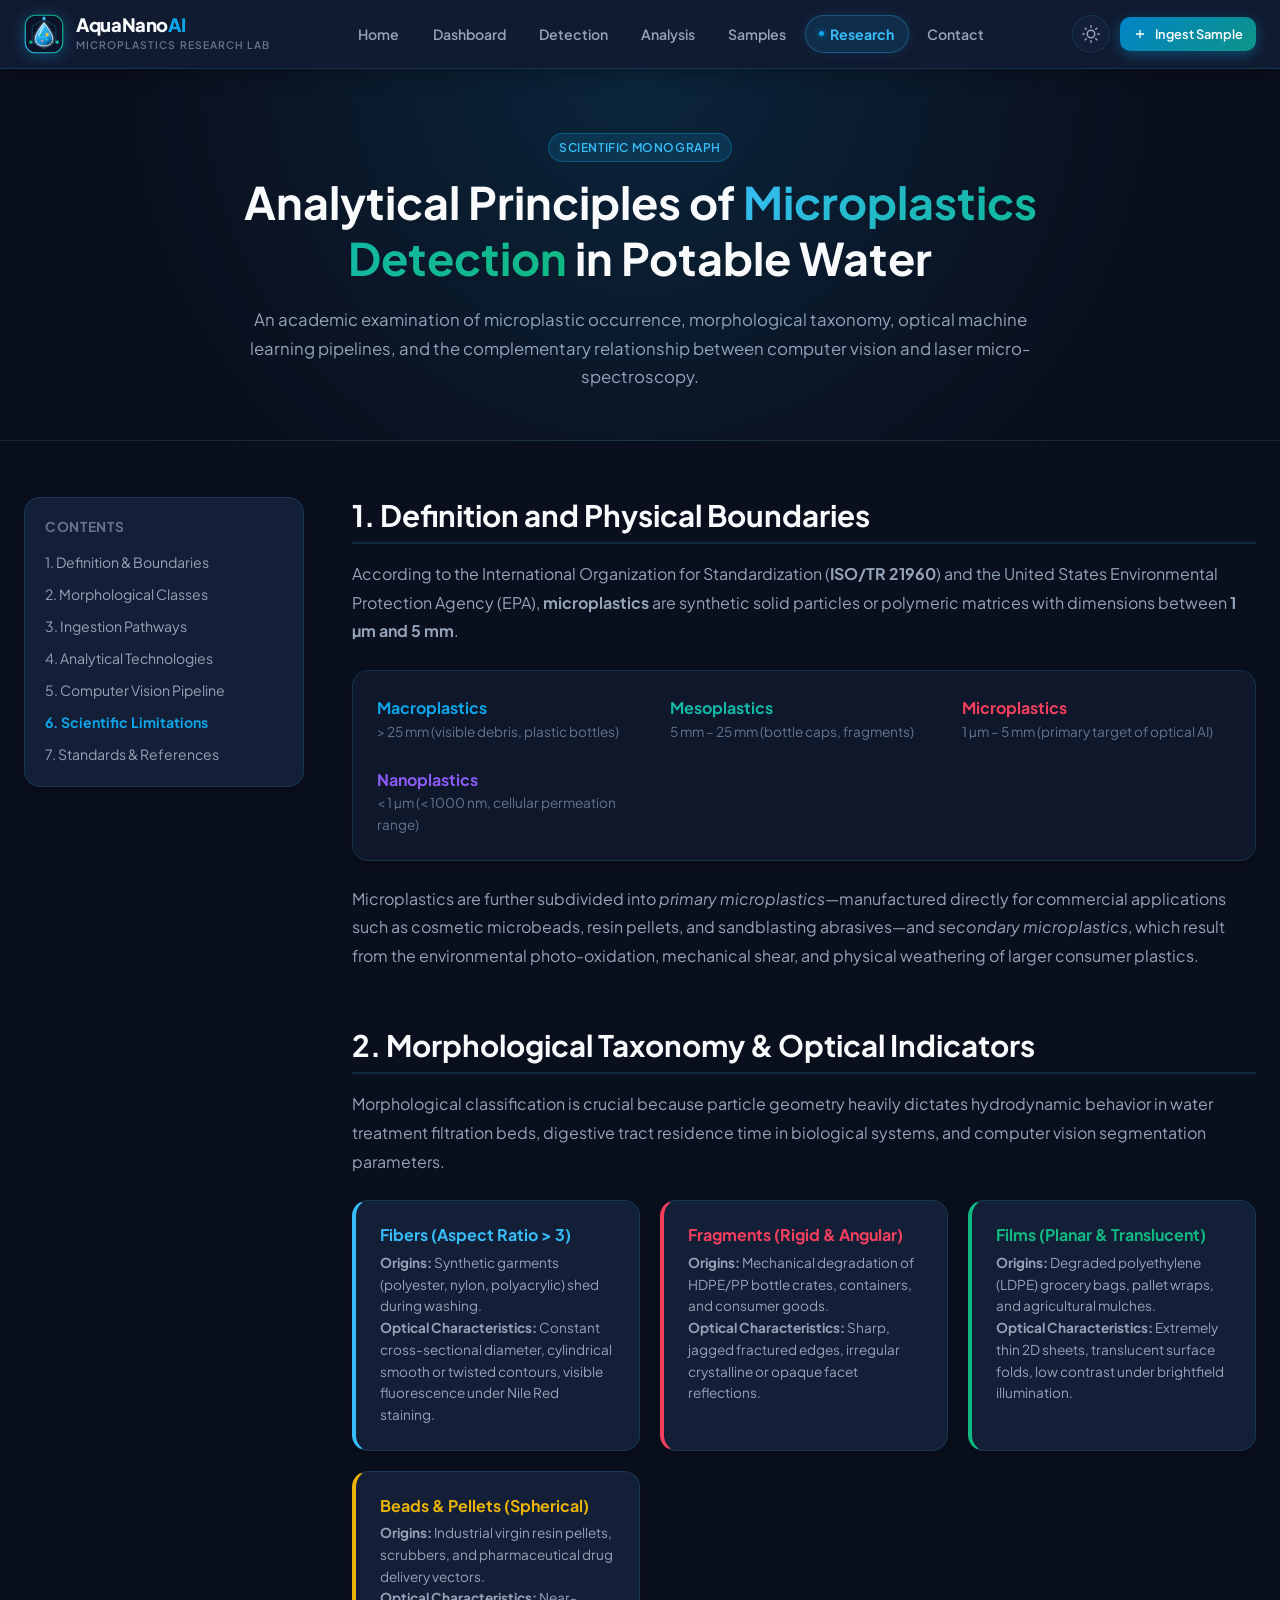
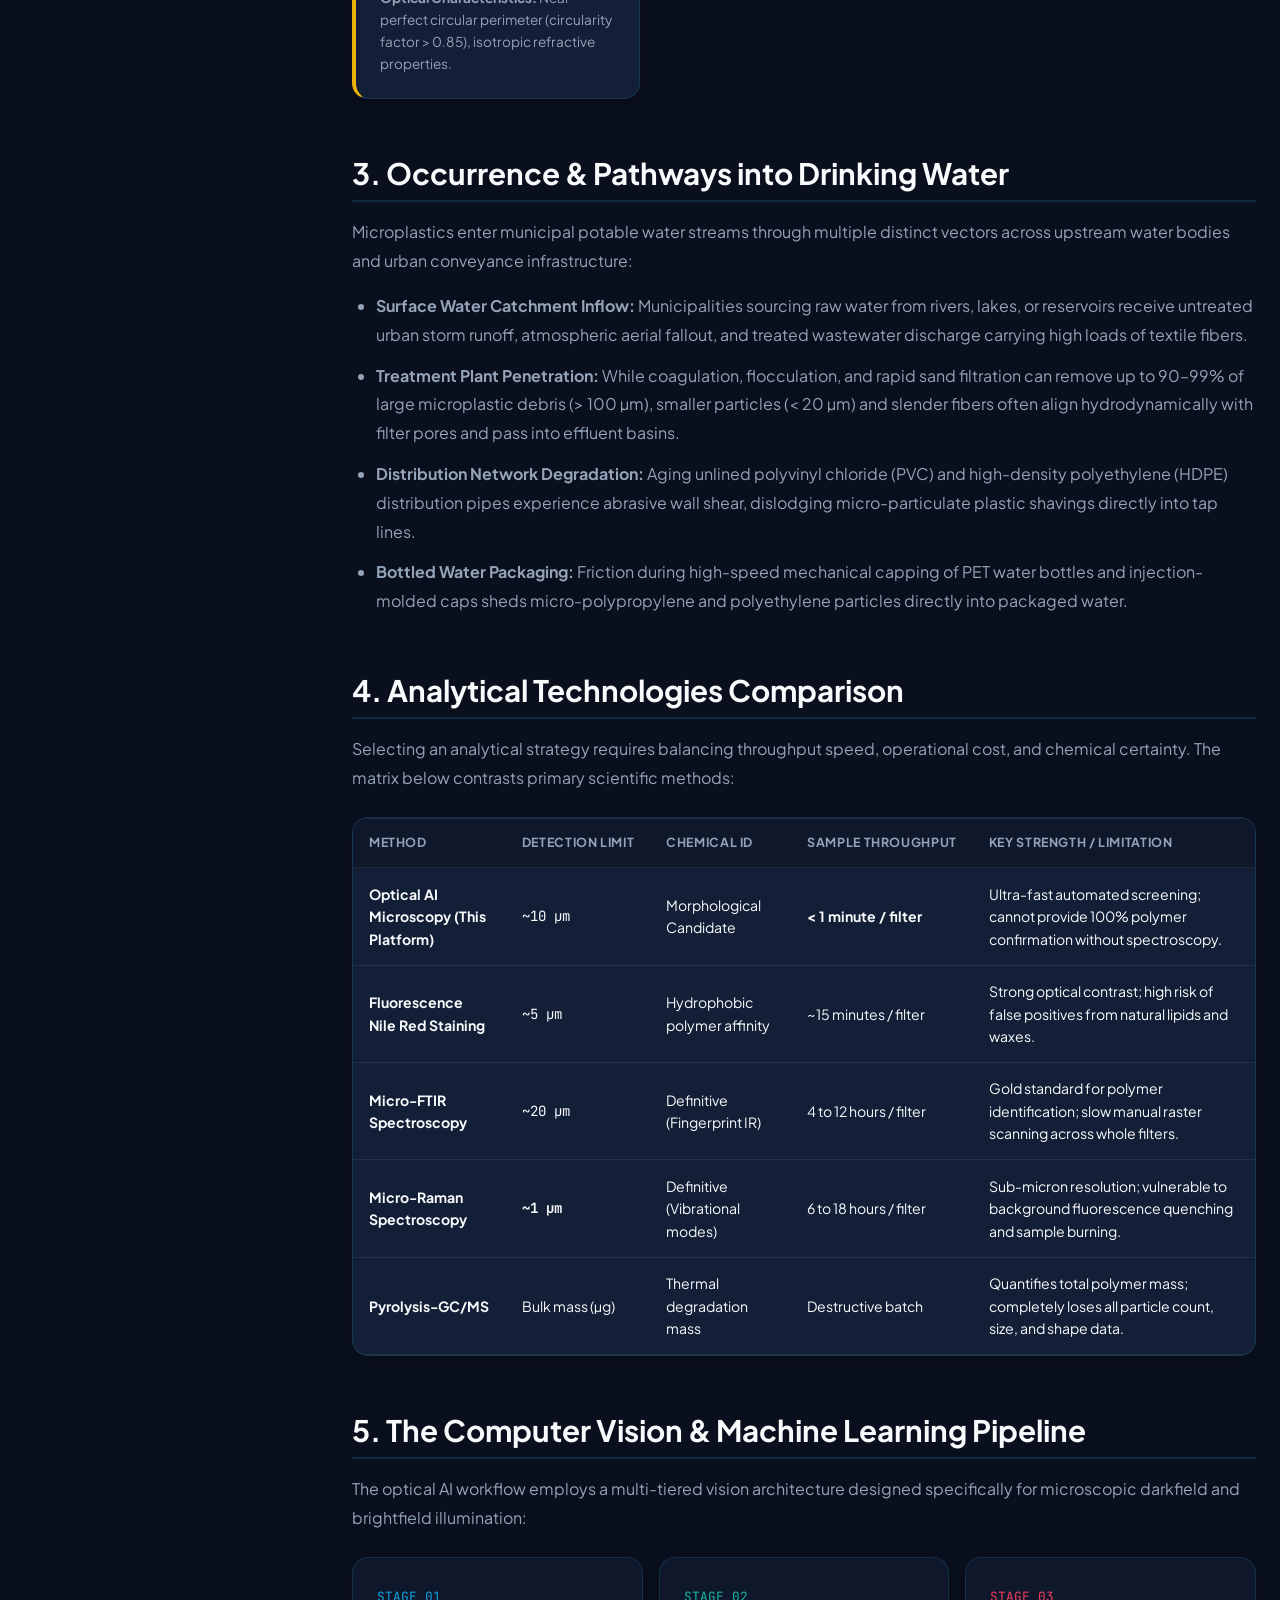
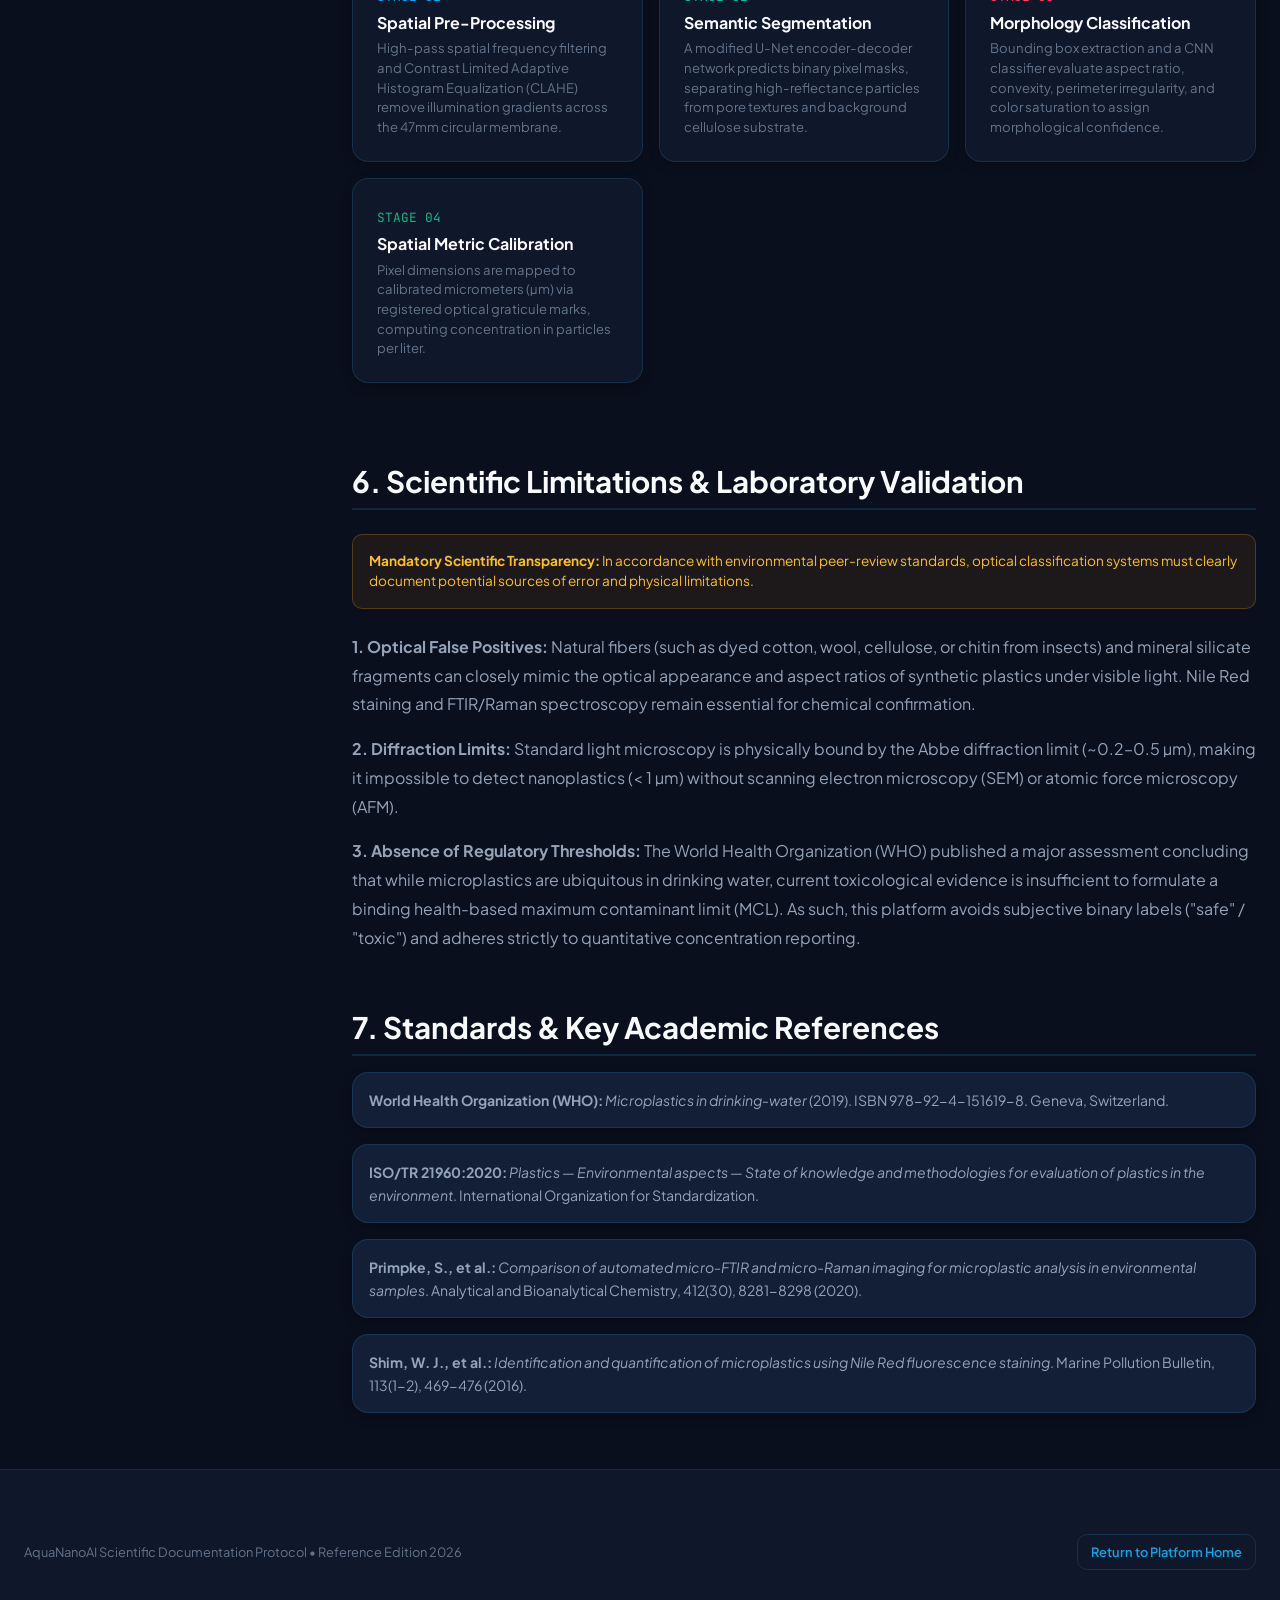
<file: research.html>
<!DOCTYPE html>
<html lang="en" data-theme="dark">
<head>
  <meta charset="UTF-8">
  <meta name="viewport" content="width=device-width, initial-scale=1.0">
  <title>Scientific Methodology & Research | Microplastics in Drinking Water</title>
  <meta name="description" content="Comprehensive scientific guide on microplastics in potable water, morphology classification, computer vision pipelines, and analytical spectroscopy.">
  
  <!-- Google Fonts -->
  <link rel="preconnect" href="https://fonts.googleapis.com">
  <link rel="preconnect" href="https://fonts.gstatic.com" crossorigin>
  <link href="https://fonts.googleapis.com/css2?family=JetBrains+Mono:wght@400;500;600;700&family=Plus+Jakarta+Sans:wght@300;400;500;600;700;800&display=swap" rel="stylesheet">
  
  <!-- Favicon -->
  <link rel="icon" type="image/svg+xml" href="assets/icons/logo.svg">

  <!-- Stylesheets -->
  <link rel="stylesheet" href="css/style.css">
  <link rel="stylesheet" href="css/responsive.css">
</head>
<body>

  <!-- Site Header -->
  <header class="site-header">
    <div class="nav-container">
      <a href="index.html" class="brand-logo">
        <div class="logo-icon-wrap">
          <img src="assets/icons/logo.svg" alt="AquaNanoAI Logo" class="brand-logo-img">
        </div>
        <div class="brand-text">
          <span class="brand-title">AquaNano<span>AI</span></span>
          <span class="brand-sub">Microplastics Research Lab</span>
        </div>
      </a>

      <!-- Desktop Nav Links -->
      <nav class="nav-links" aria-label="Main Navigation">
        <a href="index.html" class="nav-link">Home</a>
        <a href="dashboard.html" class="nav-link">Dashboard</a>
        <a href="detection.html" class="nav-link">Detection</a>
        <a href="analysis.html" class="nav-link">Analysis</a>
        <a href="samples.html" class="nav-link">Samples</a>
        <a href="research.html" class="nav-link active">Research</a>
        <a href="contact.html" class="nav-link">Contact</a>
      </nav>

      <!-- Nav Actions -->
      <div class="nav-actions">
        <button type="button" class="theme-toggle-btn" aria-label="Toggle Light and Dark Mode"></button>
        <a href="detection.html" class="btn btn-primary btn-sm d-none-mobile">
          <svg width="14" height="14" viewBox="0 0 24 24" fill="none" stroke="currentColor" stroke-width="2.2"><path d="M12 5v14M5 12h14"/></svg>
          Ingest Sample
        </a>
        <button type="button" class="mobile-nav-toggle" aria-label="Open Navigation Drawer">☰</button>
      </div>
    </div>
  </header>

  <!-- Mobile Drawer -->
  <div class="mobile-nav-drawer" id="mobileDrawer">
    <a href="index.html" class="nav-link">Home</a>
    <a href="dashboard.html" class="nav-link">Dashboard</a>
    <a href="detection.html" class="nav-link">Detection</a>
    <a href="analysis.html" class="nav-link">Analysis</a>
    <a href="samples.html" class="nav-link">Samples</a>
    <a href="research.html" class="nav-link active">Research</a>
    <a href="contact.html" class="nav-link">Contact</a>
  </div>

  <!-- Hero Header for Research -->
  <section style="padding: 4rem 0 3rem; background: radial-gradient(circle at 50% 0%, rgba(14, 165, 233, 0.15), transparent 70%); border-bottom: 1px solid var(--border-subtle);">
    <div class="container" style="text-align: center; max-width: 860px;">
      <span class="badge badge-info" style="margin-bottom: 0.75rem;">Scientific Monograph</span>
      <h1 style="font-size: clamp(2rem, 3.5vw, 3rem); margin-bottom: 1.25rem;">
        Analytical Principles of <span class="gradient-text">Microplastics Detection</span> in Potable Water
      </h1>
      <p style="font-size: 1.05rem; color: var(--text-secondary); line-height: 1.7;">
        An academic examination of microplastic occurrence, morphological taxonomy, optical machine learning pipelines, and the complementary relationship between computer vision and laser micro-spectroscopy.
      </p>
    </div>
  </section>

  <!-- Content Container -->
  <div class="container" style="padding: 3.5rem 1.5rem;">
    <div style="display: grid; grid-template-columns: 280px 1fr; gap: 3rem;" class="analysis-grid">
      
      <!-- Sticky Navigation Table of Contents -->
      <nav style="position: sticky; top: 6rem; height: fit-content;" class="d-none-mobile">
        <div class="card" style="padding: 1.25rem;">
          <h4 style="font-size: 0.85rem; font-weight: 700; text-transform: uppercase; letter-spacing: 0.05em; color: var(--text-muted); margin-bottom: 1rem;">
            Contents
          </h4>
          <ul style="display: flex; flex-direction: column; gap: 0.6rem; font-size: 0.88rem;">
            <li><a href="#definition" style="color: var(--text-secondary);">1. Definition & Boundaries</a></li>
            <li><a href="#morphology" style="color: var(--text-secondary);">2. Morphological Classes</a></li>
            <li><a href="#pathways" style="color: var(--text-secondary);">3. Ingestion Pathways</a></li>
            <li><a href="#technologies" style="color: var(--text-secondary);">4. Analytical Technologies</a></li>
            <li><a href="#cv-pipeline" style="color: var(--text-secondary);">5. Computer Vision Pipeline</a></li>
            <li><a href="#limitations" style="color: var(--text-secondary);">6. Scientific Limitations</a></li>
            <li><a href="#citations" style="color: var(--text-secondary);">7. Standards & References</a></li>
          </ul>
        </div>
      </nav>

      <!-- Main Research Articles -->
      <div style="display: flex; flex-direction: column; gap: 3.5rem;">
        
        <!-- Section 1: Definition -->
        <section id="definition">
          <h2 style="font-size: 1.85rem; margin-bottom: 1rem; border-bottom: 2px solid var(--border-color); padding-bottom: 0.5rem;">
            1. Definition and Physical Boundaries
          </h2>
          <p style="color: var(--text-secondary); line-height: 1.8; margin-bottom: 1rem;">
            According to the International Organization for Standardization (<strong>ISO/TR 21960</strong>) and the United States Environmental Protection Agency (EPA), <strong>microplastics</strong> are synthetic solid particles or polymeric matrices with dimensions between <strong>1 µm and 5 mm</strong>.
          </p>
          <div class="card" style="margin: 1.5rem 0; background: var(--bg-secondary);">
            <div style="display: grid; grid-template-columns: repeat(auto-fit, minmax(200px, 1fr)); gap: 1.5rem;">
              <div>
                <strong style="color: var(--accent-cyan);">Macroplastics</strong>
                <p style="font-size: 0.85rem; color: var(--text-muted);">&gt; 25 mm (visible debris, plastic bottles)</p>
              </div>
              <div>
                <strong style="color: var(--accent-teal-light);">Mesoplastics</strong>
                <p style="font-size: 0.85rem; color: var(--text-muted);">5 mm – 25 mm (bottle caps, fragments)</p>
              </div>
              <div>
                <strong style="color: var(--particle-fragment);">Microplastics</strong>
                <p style="font-size: 0.85rem; color: var(--text-muted);">1 µm – 5 mm (primary target of optical AI)</p>
              </div>
              <div>
                <strong style="color: var(--accent-purple);">Nanoplastics</strong>
                <p style="font-size: 0.85rem; color: var(--text-muted);">&lt; 1 µm (&lt; 1000 nm, cellular permeation range)</p>
              </div>
            </div>
          </div>
          <p style="color: var(--text-secondary); line-height: 1.8;">
            Microplastics are further subdivided into <em>primary microplastics</em>—manufactured directly for commercial applications such as cosmetic microbeads, resin pellets, and sandblasting abrasives—and <em>secondary microplastics</em>, which result from the environmental photo-oxidation, mechanical shear, and physical weathering of larger consumer plastics.
          </p>
        </section>

        <!-- Section 2: Morphology Classification -->
        <section id="morphology">
          <h2 style="font-size: 1.85rem; margin-bottom: 1rem; border-bottom: 2px solid var(--border-color); padding-bottom: 0.5rem;">
            2. Morphological Taxonomy & Optical Indicators
          </h2>
          <p style="color: var(--text-secondary); line-height: 1.8; margin-bottom: 1.5rem;">
            Morphological classification is crucial because particle geometry heavily dictates hydrodynamic behavior in water treatment filtration beds, digestive tract residence time in biological systems, and computer vision segmentation parameters.
          </p>

          <div style="display: grid; grid-template-columns: repeat(auto-fit, minmax(260px, 1fr)); gap: 1.25rem;">
            
            <div class="card" style="border-left: 4px solid var(--particle-fiber);">
              <h4 style="color: var(--particle-fiber); margin-bottom: 0.4rem;">Fibers (Aspect Ratio &gt; 3)</h4>
              <p style="font-size: 0.85rem; color: var(--text-secondary); line-height: 1.6;">
                <strong>Origins:</strong> Synthetic garments (polyester, nylon, polyacrylic) shed during washing.<br>
                <strong>Optical Characteristics:</strong> Constant cross-sectional diameter, cylindrical smooth or twisted contours, visible fluorescence under Nile Red staining.
              </p>
            </div>

            <div class="card" style="border-left: 4px solid var(--particle-fragment);">
              <h4 style="color: var(--particle-fragment); margin-bottom: 0.4rem;">Fragments (Rigid & Angular)</h4>
              <p style="font-size: 0.85rem; color: var(--text-secondary); line-height: 1.6;">
                <strong>Origins:</strong> Mechanical degradation of HDPE/PP bottle crates, containers, and consumer goods.<br>
                <strong>Optical Characteristics:</strong> Sharp, jagged fractured edges, irregular crystalline or opaque facet reflections.
              </p>
            </div>

            <div class="card" style="border-left: 4px solid var(--particle-film);">
              <h4 style="color: var(--particle-film); margin-bottom: 0.4rem;">Films (Planar & Translucent)</h4>
              <p style="font-size: 0.85rem; color: var(--text-secondary); line-height: 1.6;">
                <strong>Origins:</strong> Degraded polyethylene (LDPE) grocery bags, pallet wraps, and agricultural mulches.<br>
                <strong>Optical Characteristics:</strong> Extremely thin 2D sheets, translucent surface folds, low contrast under brightfield illumination.
              </p>
            </div>

            <div class="card" style="border-left: 4px solid var(--particle-bead);">
              <h4 style="color: var(--particle-bead); margin-bottom: 0.4rem;">Beads & Pellets (Spherical)</h4>
              <p style="font-size: 0.85rem; color: var(--text-secondary); line-height: 1.6;">
                <strong>Origins:</strong> Industrial virgin resin pellets, scrubbers, and pharmaceutical drug delivery vectors.<br>
                <strong>Optical Characteristics:</strong> Near-perfect circular perimeter (circularity factor &gt; 0.85), isotropic refractive properties.
              </p>
            </div>

          </div>
        </section>

        <!-- Section 3: Ingestion Pathways -->
        <section id="pathways">
          <h2 style="font-size: 1.85rem; margin-bottom: 1rem; border-bottom: 2px solid var(--border-color); padding-bottom: 0.5rem;">
            3. Occurrence & Pathways into Drinking Water
          </h2>
          <p style="color: var(--text-secondary); line-height: 1.8; margin-bottom: 1rem;">
            Microplastics enter municipal potable water streams through multiple distinct vectors across upstream water bodies and urban conveyance infrastructure:
          </p>
          <ul style="list-style: disc; padding-left: 1.5rem; color: var(--text-secondary); line-height: 1.8; display: flex; flex-direction: column; gap: 0.75rem;">
            <li><strong>Surface Water Catchment Inflow:</strong> Municipalities sourcing raw water from rivers, lakes, or reservoirs receive untreated urban storm runoff, atmospheric aerial fallout, and treated wastewater discharge carrying high loads of textile fibers.</li>
            <li><strong>Treatment Plant Penetration:</strong> While coagulation, flocculation, and rapid sand filtration can remove up to 90–99% of large microplastic debris (&gt; 100 µm), smaller particles (&lt; 20 µm) and slender fibers often align hydrodynamically with filter pores and pass into effluent basins.</li>
            <li><strong>Distribution Network Degradation:</strong> Aging unlined polyvinyl chloride (PVC) and high-density polyethylene (HDPE) distribution pipes experience abrasive wall shear, dislodging micro-particulate plastic shavings directly into tap lines.</li>
            <li><strong>Bottled Water Packaging:</strong> Friction during high-speed mechanical capping of PET water bottles and injection-molded caps sheds micro-polypropylene and polyethylene particles directly into packaged water.</li>
          </ul>
        </section>

        <!-- Section 4: Analytical Technologies -->
        <section id="technologies">
          <h2 style="font-size: 1.85rem; margin-bottom: 1rem; border-bottom: 2px solid var(--border-color); padding-bottom: 0.5rem;">
            4. Analytical Technologies Comparison
          </h2>
          <p style="color: var(--text-secondary); line-height: 1.8; margin-bottom: 1.5rem;">
            Selecting an analytical strategy requires balancing throughput speed, operational cost, and chemical certainty. The matrix below contrasts primary scientific methods:
          </p>

          <div class="table-responsive card" style="padding: 0;">
            <table class="data-table">
              <thead>
                <tr>
                  <th>Method</th>
                  <th>Detection Limit</th>
                  <th>Chemical ID</th>
                  <th>Sample Throughput</th>
                  <th>Key Strength / Limitation</th>
                </tr>
              </thead>
              <tbody>
                <tr>
                  <td><strong>Optical AI Microscopy (This Platform)</strong></td>
                  <td class="mono">~10 µm</td>
                  <td>Morphological Candidate</td>
                  <td><strong>&lt; 1 minute / filter</strong></td>
                  <td>Ultra-fast automated screening; cannot provide 100% polymer confirmation without spectroscopy.</td>
                </tr>
                <tr>
                  <td><strong>Fluorescence Nile Red Staining</strong></td>
                  <td class="mono">~5 µm</td>
                  <td>Hydrophobic polymer affinity</td>
                  <td>~15 minutes / filter</td>
                  <td>Strong optical contrast; high risk of false positives from natural lipids and waxes.</td>
                </tr>
                <tr>
                  <td><strong>Micro-FTIR Spectroscopy</strong></td>
                  <td class="mono">~20 µm</td>
                  <td>Definitive (Fingerprint IR)</td>
                  <td>4 to 12 hours / filter</td>
                  <td>Gold standard for polymer identification; slow manual raster scanning across whole filters.</td>
                </tr>
                <tr>
                  <td><strong>Micro-Raman Spectroscopy</strong></td>
                  <td class="mono"><strong>~1 µm</strong></td>
                  <td>Definitive (Vibrational modes)</td>
                  <td>6 to 18 hours / filter</td>
                  <td>Sub-micron resolution; vulnerable to background fluorescence quenching and sample burning.</td>
                </tr>
                <tr>
                  <td><strong>Pyrolysis-GC/MS</strong></td>
                  <td>Bulk mass (µg)</td>
                  <td>Thermal degradation mass</td>
                  <td>Destructive batch</td>
                  <td>Quantifies total polymer mass; completely loses all particle count, size, and shape data.</td>
                </tr>
              </tbody>
            </table>
          </div>
        </section>

        <!-- Section 5: Computer Vision Pipeline -->
        <section id="cv-pipeline">
          <h2 style="font-size: 1.85rem; margin-bottom: 1rem; border-bottom: 2px solid var(--border-color); padding-bottom: 0.5rem;">
            5. The Computer Vision & Machine Learning Pipeline
          </h2>
          <p style="color: var(--text-secondary); line-height: 1.8; margin-bottom: 1rem;">
            The optical AI workflow employs a multi-tiered vision architecture designed specifically for microscopic darkfield and brightfield illumination:
          </p>
          <div style="display: grid; grid-template-columns: repeat(auto-fit, minmax(240px, 1fr)); gap: 1rem; margin: 1.5rem 0;">
            <div class="card" style="background: var(--bg-secondary);">
              <span class="mono" style="font-size: 0.8rem; color: var(--accent-cyan);">STAGE 01</span>
              <h4 style="font-size: 1rem; margin: 0.35rem 0;">Spatial Pre-Processing</h4>
              <p style="font-size: 0.82rem; color: var(--text-muted); line-height: 1.5;">
                High-pass spatial frequency filtering and Contrast Limited Adaptive Histogram Equalization (CLAHE) remove illumination gradients across the 47mm circular membrane.
              </p>
            </div>
            <div class="card" style="background: var(--bg-secondary);">
              <span class="mono" style="font-size: 0.8rem; color: var(--accent-teal-light);">STAGE 02</span>
              <h4 style="font-size: 1rem; margin: 0.35rem 0;">Semantic Segmentation</h4>
              <p style="font-size: 0.82rem; color: var(--text-muted); line-height: 1.5;">
                A modified U-Net encoder-decoder network predicts binary pixel masks, separating high-reflectance particles from pore textures and background cellulose substrate.
              </p>
            </div>
            <div class="card" style="background: var(--bg-secondary);">
              <span class="mono" style="font-size: 0.8rem; color: var(--particle-fragment);">STAGE 03</span>
              <h4 style="font-size: 1rem; margin: 0.35rem 0;">Morphology Classification</h4>
              <p style="font-size: 0.82rem; color: var(--text-muted); line-height: 1.5;">
                Bounding box extraction and a CNN classifier evaluate aspect ratio, convexity, perimeter irregularity, and color saturation to assign morphological confidence.
              </p>
            </div>
            <div class="card" style="background: var(--bg-secondary);">
              <span class="mono" style="font-size: 0.8rem; color: var(--accent-green);">STAGE 04</span>
              <h4 style="font-size: 1rem; margin: 0.35rem 0;">Spatial Metric Calibration</h4>
              <p style="font-size: 0.82rem; color: var(--text-muted); line-height: 1.5;">
                Pixel dimensions are mapped to calibrated micrometers (µm) via registered optical graticule marks, computing concentration in particles per liter.
              </p>
            </div>
          </div>
        </section>

        <!-- Section 6: Limitations -->
        <section id="limitations">
          <h2 style="font-size: 1.85rem; margin-bottom: 1rem; border-bottom: 2px solid var(--border-color); padding-bottom: 0.5rem;">
            6. Scientific Limitations & Laboratory Validation
          </h2>
          <div class="scientific-disclaimer" style="margin: 1.5rem 0; font-size: 0.85rem;">
            <strong>Mandatory Scientific Transparency:</strong> In accordance with environmental peer-review standards, optical classification systems must clearly document potential sources of error and physical limitations.
          </div>
          <p style="color: var(--text-secondary); line-height: 1.8; margin-bottom: 1rem;">
            <strong>1. Optical False Positives:</strong> Natural fibers (such as dyed cotton, wool, cellulose, or chitin from insects) and mineral silicate fragments can closely mimic the optical appearance and aspect ratios of synthetic plastics under visible light. Nile Red staining and FTIR/Raman spectroscopy remain essential for chemical confirmation.
          </p>
          <p style="color: var(--text-secondary); line-height: 1.8; margin-bottom: 1rem;">
            <strong>2. Diffraction Limits:</strong> Standard light microscopy is physically bound by the Abbe diffraction limit (~0.2–0.5 µm), making it impossible to detect nanoplastics (&lt; 1 µm) without scanning electron microscopy (SEM) or atomic force microscopy (AFM).
          </p>
          <p style="color: var(--text-secondary); line-height: 1.8;">
            <strong>3. Absence of Regulatory Thresholds:</strong> The World Health Organization (WHO) published a major assessment concluding that while microplastics are ubiquitous in drinking water, current toxicological evidence is insufficient to formulate a binding health-based maximum contaminant limit (MCL). As such, this platform avoids subjective binary labels ("safe" / "toxic") and adheres strictly to quantitative concentration reporting.
          </p>
        </section>

        <!-- Section 7: Citations -->
        <section id="citations">
          <h2 style="font-size: 1.85rem; margin-bottom: 1rem; border-bottom: 2px solid var(--border-color); padding-bottom: 0.5rem;">
            7. Standards & Key Academic References
          </h2>
          <ul style="display: flex; flex-direction: column; gap: 1rem; font-size: 0.88rem; color: var(--text-secondary); line-height: 1.6;">
            <li class="card" style="padding: 1rem;">
              <strong>World Health Organization (WHO):</strong> <em>Microplastics in drinking-water</em> (2019). ISBN 978-92-4-151619-8. Geneva, Switzerland.
            </li>
            <li class="card" style="padding: 1rem;">
              <strong>ISO/TR 21960:2020:</strong> <em>Plastics — Environmental aspects — State of knowledge and methodologies for evaluation of plastics in the environment</em>. International Organization for Standardization.
            </li>
            <li class="card" style="padding: 1rem;">
              <strong>Primpke, S., et al.:</strong> <em>Comparison of automated micro-FTIR and micro-Raman imaging for microplastic analysis in environmental samples</em>. Analytical and Bioanalytical Chemistry, 412(30), 8281-8298 (2020).
            </li>
            <li class="card" style="padding: 1rem;">
              <strong>Shim, W. J., et al.:</strong> <em>Identification and quantification of microplastics using Nile Red fluorescence staining</em>. Marine Pollution Bulletin, 113(1-2), 469-476 (2016).
            </li>
          </ul>
        </section>

      </div>

    </div>
  </div>

  <!-- Footer -->
  <footer class="site-footer">
    <div class="container">
      <div class="footer-bottom" style="border-top: none; padding-top: 0;">
        <div>
          AquaNanoAI Scientific Documentation Protocol • Reference Edition 2026
        </div>
        <a href="index.html" class="btn btn-outline btn-sm">Return to Platform Home</a>
      </div>
    </div>
  </footer>

  <!-- Shared Scripts -->
  <script src="js/main.js"></script>
  <script src="js/research.js"></script>
</body>
</html>
</file>
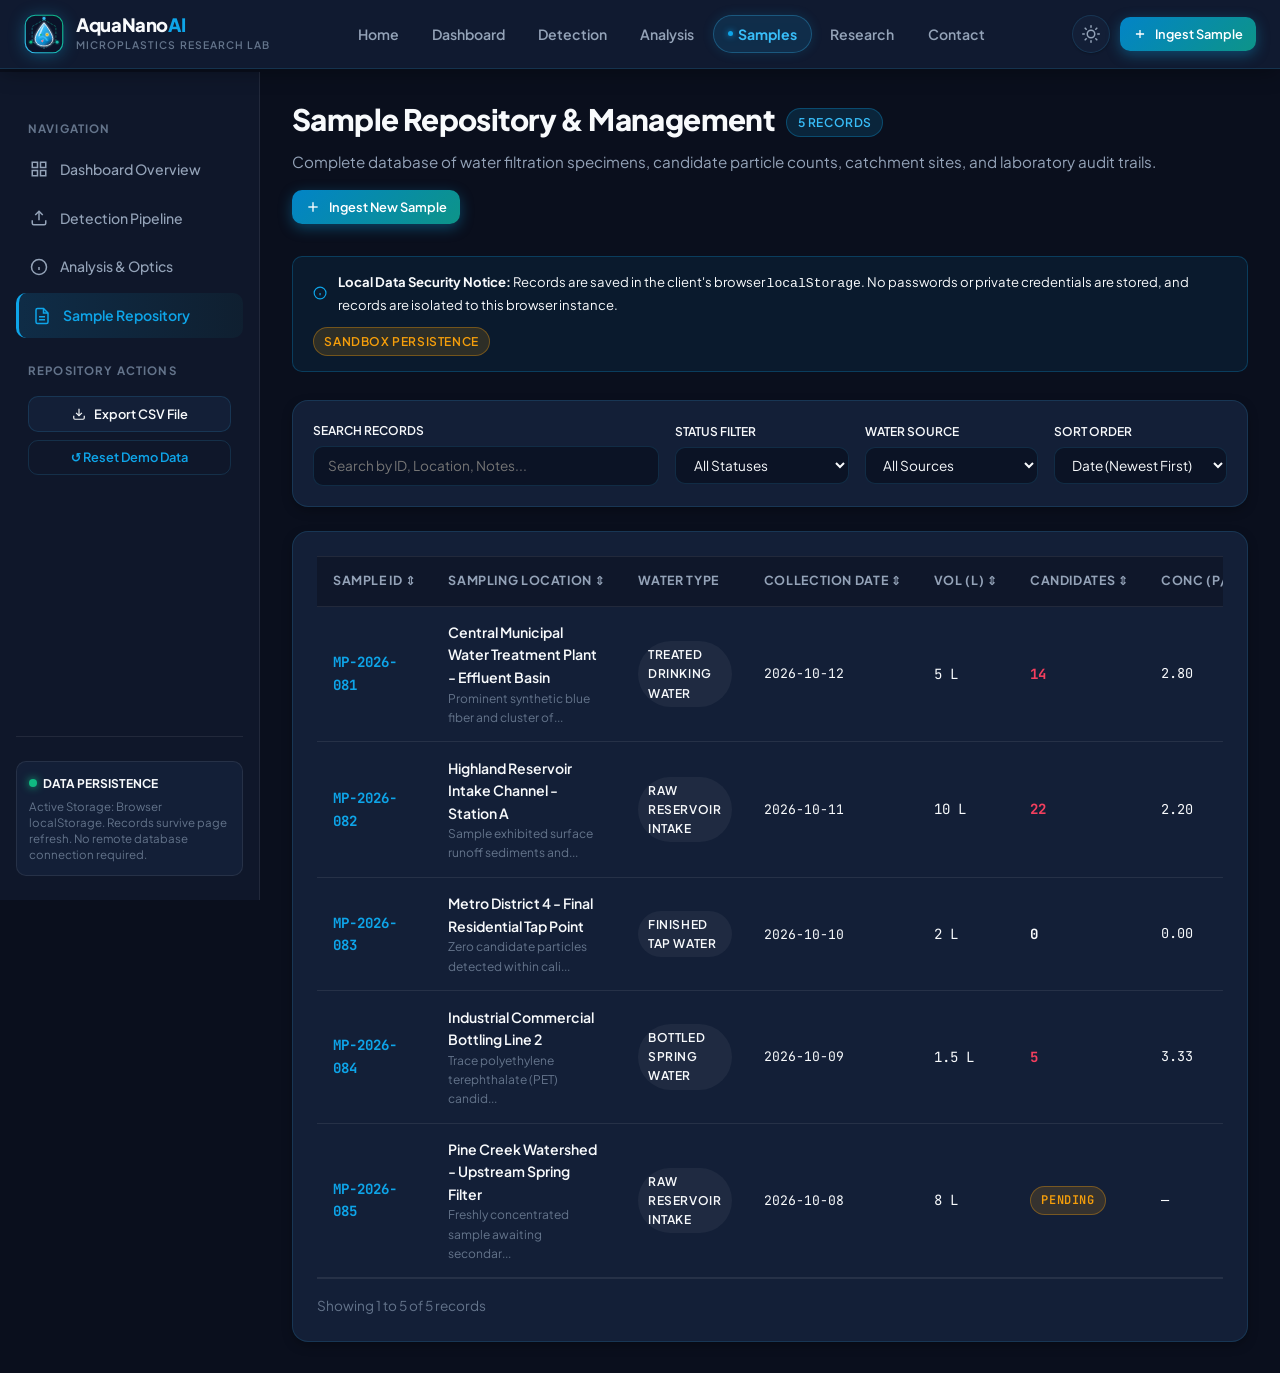
<file: samples.html>
<!DOCTYPE html>
<html lang="en" data-theme="dark">
<head>
  <meta charset="UTF-8">
  <meta name="viewport" content="width=device-width, initial-scale=1.0">
  <title>Sample Repository & Laboratory Records | AquaNanoAI</title>
  <meta name="description" content="Searchable, filterable repository of water quality samples, optical candidate counts, morphometrics, and analytical records.">
  
  <!-- Google Fonts -->
  <link rel="preconnect" href="https://fonts.googleapis.com">
  <link rel="preconnect" href="https://fonts.gstatic.com" crossorigin>
  <link href="https://fonts.googleapis.com/css2?family=JetBrains+Mono:wght@400;500;600;700&family=Plus+Jakarta+Sans:wght@300;400;500;600;700;800&display=swap" rel="stylesheet">
  
  <!-- Favicon -->
  <link rel="icon" type="image/svg+xml" href="assets/icons/logo.svg">

  <!-- Stylesheets -->
  <link rel="stylesheet" href="css/style.css">
  <link rel="stylesheet" href="css/responsive.css">
</head>
<body>

  <!-- Site Header -->
  <header class="site-header">
    <div class="nav-container">
      <a href="index.html" class="brand-logo">
        <div class="logo-icon-wrap">
          <img src="assets/icons/logo.svg" alt="AquaNanoAI Logo" class="brand-logo-img">
        </div>
        <div class="brand-text">
          <span class="brand-title">AquaNano<span>AI</span></span>
          <span class="brand-sub">Microplastics Research Lab</span>
        </div>
      </a>

      <!-- Desktop Nav Links -->
      <nav class="nav-links" aria-label="Main Navigation">
        <a href="index.html" class="nav-link">Home</a>
        <a href="dashboard.html" class="nav-link">Dashboard</a>
        <a href="detection.html" class="nav-link">Detection</a>
        <a href="analysis.html" class="nav-link">Analysis</a>
        <a href="samples.html" class="nav-link active">Samples</a>
        <a href="research.html" class="nav-link">Research</a>
        <a href="contact.html" class="nav-link">Contact</a>
      </nav>

      <!-- Nav Actions -->
      <div class="nav-actions">
        <button type="button" class="theme-toggle-btn" aria-label="Toggle Light and Dark Mode"></button>
        <a href="detection.html" class="btn btn-primary btn-sm d-none-mobile">
          <svg width="14" height="14" viewBox="0 0 24 24" fill="none" stroke="currentColor" stroke-width="2.2"><path d="M12 5v14M5 12h14"/></svg>
          Ingest Sample
        </a>
        <button type="button" class="mobile-nav-toggle" aria-label="Open Navigation Drawer">☰</button>
      </div>
    </div>
  </header>

  <!-- Mobile Drawer -->
  <div class="mobile-nav-drawer" id="mobileDrawer">
    <a href="index.html" class="nav-link">Home</a>
    <a href="dashboard.html" class="nav-link">Dashboard</a>
    <a href="detection.html" class="nav-link">Detection</a>
    <a href="analysis.html" class="nav-link">Analysis</a>
    <a href="samples.html" class="nav-link active">Samples</a>
    <a href="research.html" class="nav-link">Research</a>
    <a href="contact.html" class="nav-link">Contact</a>
    <div style="margin-top: 1rem;">
      <a href="detection.html" class="btn btn-primary" style="width: 100%;">Ingest Water Sample</a>
    </div>
  </div>

  <!-- App Shell -->
  <div class="app-shell">
    
    <!-- Sidebar -->
    <aside class="app-sidebar">
      <div class="sidebar-heading">Navigation</div>
      <div class="sidebar-menu">
        <a href="dashboard.html" class="sidebar-item">
          <svg width="18" height="18" viewBox="0 0 24 24" fill="none" stroke="currentColor" stroke-width="2"><rect x="3" y="3" width="7" height="7"/><rect x="14" y="3" width="7" height="7"/><rect x="14" y="14" width="7" height="7"/><rect x="3" y="14" width="7" height="7"/></svg>
          Dashboard Overview
        </a>
        <a href="detection.html" class="sidebar-item">
          <svg width="18" height="18" viewBox="0 0 24 24" fill="none" stroke="currentColor" stroke-width="2"><path d="M21 15v4a2 2 0 0 1-2 2H5a2 2 0 0 1-2-2v-4"/><polyline points="17 8 12 3 7 8"/><line x1="12" y1="3" x2="12" y2="15"/></svg>
          Detection Pipeline
        </a>
        <a href="analysis.html" class="sidebar-item">
          <svg width="18" height="18" viewBox="0 0 24 24" fill="none" stroke="currentColor" stroke-width="2"><circle cx="12" cy="12" r="10"/><path d="M12 16v-4M12 8h.01"/></svg>
          Analysis & Optics
        </a>
        <a href="samples.html" class="sidebar-item active">
          <svg width="18" height="18" viewBox="0 0 24 24" fill="none" stroke="currentColor" stroke-width="2"><path d="M14 2H6a2 2 0 0 0-2 2v16a2 2 0 0 0 2 2h12a2 2 0 0 0 2-2V8z"/><polyline points="14 2 14 8 20 8"/><line x1="16" y1="13" x2="8" y2="13"/><line x1="16" y1="17" x2="8" y2="17"/></svg>
          Sample Repository
        </a>
      </div>

      <div class="sidebar-heading">Repository Actions</div>
      <div style="padding: 0.5rem 0.75rem; display: flex; flex-direction: column; gap: 0.5rem;">
        <button type="button" class="btn btn-secondary btn-sm" id="btnExportSamplesCSV" style="width: 100%;">
          <svg width="14" height="14" viewBox="0 0 24 24" fill="none" stroke="currentColor" stroke-width="2"><path d="M21 15v4a2 2 0 0 1-2 2H5a2 2 0 0 1-2-2v-4"/><polyline points="7 10 12 15 17 10"/><line x1="12" y1="15" x2="12" y2="3"/></svg>
          Export CSV File
        </button>
        <button type="button" class="btn btn-outline btn-sm" id="btnResetRepoDemo" style="width: 100%;">
          ↺ Reset Demo Data
        </button>
      </div>

      <div class="sidebar-footer">
        <div class="system-status-box">
          <div style="display: flex; align-items: center; margin-bottom: 0.35rem;">
            <span class="status-indicator"></span>
            <strong style="color: var(--text-primary);">DATA PERSISTENCE</strong>
          </div>
          <div style="font-size: 0.72rem; color: var(--text-muted); line-height: 1.4;">
            Active Storage: Browser localStorage. Records survive page refresh. No remote database connection required.
          </div>
        </div>
      </div>
    </aside>

    <!-- Main Content -->
    <main class="app-main">
      
      <div class="dashboard-header">
        <div>
          <div style="display: flex; align-items: center; gap: 0.75rem; margin-bottom: 0.4rem;">
            <h1 class="page-title">Sample Repository & Management</h1>
            <span class="badge badge-info" id="totalRecordsBadge">5 Records</span>
          </div>
          <p class="page-description">
            Complete database of water filtration specimens, candidate particle counts, catchment sites, and laboratory audit trails.
          </p>
        </div>

        <div>
          <a href="detection.html" class="btn btn-primary btn-sm">
            <svg width="16" height="16" viewBox="0 0 24 24" fill="none" stroke="currentColor" stroke-width="2"><line x1="12" y1="5" x2="12" y2="19"/><line x1="5" y1="12" x2="19" y2="12"/></svg>
            Ingest New Sample
          </a>
        </div>
      </div>

      <!-- Storage Disclosure Banner -->
      <div style="background: rgba(14, 165, 233, 0.08); border: 1px solid rgba(14, 165, 233, 0.25); border-radius: var(--radius-md); padding: 0.9rem 1.25rem; font-size: 0.82rem; margin-bottom: 1.75rem; display: flex; align-items: center; justify-content: space-between; flex-wrap: wrap; gap: 0.75rem;">
        <div style="display: flex; align-items: center; gap: 0.65rem;">
          <svg width="18" height="18" viewBox="0 0 24 24" fill="none" stroke="var(--accent-cyan)" stroke-width="2"><circle cx="12" cy="12" r="10"/><line x1="12" y1="16" x2="12" y2="12"/><line x1="12" y1="8" x2="12.01" y2="8"/></svg>
          <span><strong>Local Data Security Notice:</strong> Records are saved in the client's browser <code>localStorage</code>. No passwords or private credentials are stored, and records are isolated to this browser instance.</span>
        </div>
        <span class="badge badge-demo">Sandbox Persistence</span>
      </div>

      <!-- Filter & Search Controls -->
      <div class="card" style="margin-bottom: 1.5rem; padding: 1.25rem;">
        <div style="display: grid; grid-template-columns: 2fr 1fr 1fr 1fr; gap: 1rem; align-items: center;" class="analysis-grid">
          
          <!-- Search Bar -->
          <div>
            <label class="form-label" style="font-size: 0.75rem; text-transform: uppercase;">Search Records</label>
            <input type="text" id="searchInput" class="form-control" placeholder="Search by ID, Location, Notes..." style="padding: 0.5rem 0.85rem; font-size: 0.85rem;">
          </div>

          <!-- Status Filter -->
          <div>
            <label class="form-label" style="font-size: 0.75rem; text-transform: uppercase;">Status Filter</label>
            <select id="filterStatus" class="form-control" style="padding: 0.5rem 0.85rem; font-size: 0.85rem;">
              <option value="ALL">All Statuses</option>
              <option value="Flagged Particles">Flagged Particles</option>
              <option value="Non-Detected">Non-Detected</option>
              <option value="Awaiting Analysis">Awaiting Analysis</option>
            </select>
          </div>

          <!-- Source Type Filter -->
          <div>
            <label class="form-label" style="font-size: 0.75rem; text-transform: uppercase;">Water Source</label>
            <select id="filterSource" class="form-control" style="padding: 0.5rem 0.85rem; font-size: 0.85rem;">
              <option value="ALL">All Sources</option>
              <option value="Treated Drinking Water">Treated Drinking Water</option>
              <option value="Raw Reservoir Intake">Raw Reservoir Intake</option>
              <option value="Finished Tap Water">Finished Tap Water</option>
              <option value="Bottled Spring Water">Bottled Spring Water</option>
            </select>
          </div>

          <!-- Sort Order -->
          <div>
            <label class="form-label" style="font-size: 0.75rem; text-transform: uppercase;">Sort Order</label>
            <select id="sortBy" class="form-control" style="padding: 0.5rem 0.85rem; font-size: 0.85rem;">
              <option value="date-desc">Date (Newest First)</option>
              <option value="date-asc">Date (Oldest First)</option>
              <option value="particles-desc">Particles (High to Low)</option>
              <option value="volume-desc">Volume (High to Low)</option>
              <option value="id-asc">Sample ID (A-Z)</option>
            </select>
          </div>

        </div>
      </div>

      <!-- Main Data Table -->
      <div class="card">
        <div class="table-responsive">
          <table class="data-table" id="samplesMasterTable">
            <thead>
              <tr>
                <th class="sortable" data-sort="id">Sample ID ⇕</th>
                <th class="sortable" data-sort="location">Sampling Location ⇕</th>
                <th>Water Type</th>
                <th class="sortable" data-sort="date">Collection Date ⇕</th>
                <th class="sortable" data-sort="volume">Vol (L) ⇕</th>
                <th class="sortable" data-sort="particles">Candidates ⇕</th>
                <th>Conc (p/L)</th>
                <th>Status</th>
                <th style="text-align: right;">Actions</th>
              </tr>
            </thead>
            <tbody id="samplesTableBody">
              <!-- Dynamically rendered -->
            </tbody>
          </table>
        </div>

        <!-- Empty State -->
        <div id="noResultsEmptyState" style="display: none; padding: 4rem 1rem; text-align: center; color: var(--text-muted);">
          <svg width="48" height="48" viewBox="0 0 24 24" fill="none" stroke="currentColor" stroke-width="1.5" style="margin-bottom: 0.75rem; opacity: 0.5;"><circle cx="12" cy="12" r="10"/><line x1="8" y1="12" x2="16" y2="12"/></svg>
          <h4 style="font-size: 1.1rem; color: var(--text-primary); margin-bottom: 0.35rem;">No Matching Sample Records</h4>
          <p style="font-size: 0.85rem;">Try adjusting your search criteria or resetting filters.</p>
        </div>

        <!-- Pagination Controls -->
        <div class="pagination-wrapper">
          <div style="font-size: 0.85rem; color: var(--text-muted);" id="paginationInfo">
            Showing 1 to 5 of 5 records
          </div>

          <div class="pagination-pages" id="paginationControls">
            <!-- Dynamically generated page buttons -->
          </div>
        </div>
      </div>

    </main>

  </div>

  <!-- Edit Sample Modal Dialog -->
  <div class="modal-backdrop" id="editModal">
    <div class="modal-dialog">
      <div class="modal-header">
        <h3 style="font-size: 1.15rem; font-weight: 700;">Edit Water Sample Record</h3>
        <button type="button" class="btn btn-icon" onclick="closeModal('editModal')">✕</button>
      </div>
      <form id="editSampleForm">
        <div class="modal-body">
          <input type="hidden" id="editSampleId">

          <div class="form-group">
            <label class="form-label">Sample ID</label>
            <input type="text" id="editSampleIdDisplay" class="form-control mono" disabled>
          </div>

          <div class="form-group">
            <label class="form-label">Sampling Location *</label>
            <input type="text" id="editLocation" class="form-control" required>
          </div>

          <div class="form-row">
            <div class="form-group">
              <label class="form-label">Water Source Type</label>
              <select id="editSourceType" class="form-control">
                <option value="Finished Tap Water">Finished Tap Water</option>
                <option value="Treated Drinking Water">Treated Drinking Water</option>
                <option value="Raw Reservoir Intake">Raw Reservoir Intake</option>
                <option value="Bottled Spring Water">Bottled Spring Water</option>
                <option value="Groundwater Well">Groundwater Well</option>
              </select>
            </div>

            <div class="form-group">
              <label class="form-label">Volume (Liters) *</label>
              <input type="number" id="editVolume" class="form-control mono" step="0.1" min="0.1" required>
            </div>
          </div>

          <div class="form-group">
            <label class="form-label">Laboratory Notes</label>
            <textarea id="editNotes" class="form-control" rows="3"></textarea>
          </div>
        </div>
        <div class="modal-footer">
          <button type="button" class="btn btn-secondary btn-sm" onclick="closeModal('editModal')">Cancel</button>
          <button type="submit" class="btn btn-primary btn-sm">Save Changes</button>
        </div>
      </form>
    </div>
  </div>

  <!-- Delete Confirmation Modal Dialog -->
  <div class="modal-backdrop" id="deleteModal">
    <div class="modal-dialog" style="max-width: 440px;">
      <div class="modal-header">
        <h3 style="font-size: 1.15rem; font-weight: 700; color: var(--accent-red);">Confirm Record Deletion</h3>
        <button type="button" class="btn btn-icon" onclick="closeModal('deleteModal')">✕</button>
      </div>
      <div class="modal-body">
        <p style="font-size: 0.9rem; line-height: 1.5; color: var(--text-secondary);">
          Are you sure you want to permanently delete sample record <strong id="deleteSampleIdText" class="mono" style="color:var(--text-primary);"></strong>?
        </p>
        <p style="font-size: 0.78rem; color: var(--text-muted); margin-top: 0.5rem;">
          This action will remove the record and its associated particle inventory from local browser storage.
        </p>
      </div>
      <div class="modal-footer">
        <button type="button" class="btn btn-secondary btn-sm" onclick="closeModal('deleteModal')">Cancel</button>
        <button type="button" class="btn btn-primary btn-sm" id="btnConfirmDelete" style="background: var(--accent-red);">
          Delete Sample
        </button>
      </div>
    </div>
  </div>

  <!-- Shared Scripts -->
  <script src="js/main.js"></script>
  <!-- Sample Repository Script -->
  <script src="js/samples.js"></script>
</body>
</html>
</file>
<file: css/style.css>
/* ==========================================================================
   AI-Enabled Microplastics Detection System - Scientific Design System
   ========================================================================== */

:root {
  /* Color Palette - Deep Navy, Scientific Slate, Vibrant Teal & Cyan */
  --bg-primary: #0a0f1d;
  --bg-secondary: #0f172a;
  --bg-card: #131f37;
  --bg-card-hover: #172644;
  --bg-glass: rgba(19, 31, 55, 0.75);
  --bg-input: #0b1325;
  --border-color: rgba(56, 189, 248, 0.15);
  --border-subtle: rgba(255, 255, 255, 0.08);
  --border-focus: #0ea5e9;

  --text-primary: #f8fafc;
  --text-secondary: #94a3b8;
  --text-muted: #64748b;

  /* Scientific Accent Colors */
  --accent-teal: #0d9488;
  --accent-teal-light: #14b8a6;
  --accent-cyan: #0ea5e9;
  --accent-cyan-glow: #38bdf8;
  --accent-blue: #2563eb;
  --accent-green: #10b981;
  --accent-amber: #f59e0b;
  --accent-red: #ef4444;
  --accent-purple: #8b5cf6;

  /* Microplastic Morphology Tag Colors */
  --particle-fiber: #38bdf8;
  --particle-fragment: #f43f5e;
  --particle-film: #10b981;
  --particle-bead: #eab308;

  /* Typography */
  --font-sans: 'Plus Jakarta Sans', system-ui, -apple-system, BlinkMacSystemFont, 'Segoe UI', Roboto, sans-serif;
  --font-mono: 'JetBrains Mono', 'Fira Code', Consolas, monospace;

  /* Radii & Shadows */
  --radius-sm: 6px;
  --radius-md: 10px;
  --radius-lg: 16px;
  --radius-xl: 24px;
  --radius-full: 9999px;

  --shadow-sm: 0 1px 2px 0 rgba(0, 0, 0, 0.25);
  --shadow-md: 0 4px 12px -2px rgba(0, 0, 0, 0.35);
  --shadow-lg: 0 10px 25px -5px rgba(0, 0, 0, 0.5), 0 8px 10px -6px rgba(0, 0, 0, 0.5);
  --shadow-glow: 0 0 25px rgba(14, 165, 233, 0.25);

  --transition-fast: 0.15s ease;
  --transition-normal: 0.25s ease;
  --transition-slow: 0.4s cubic-bezier(0.16, 1, 0.3, 1);
}

/* Light Theme Variables */
[data-theme="light"] {
  --bg-primary: #f8fafc;
  --bg-secondary: #f1f5f9;
  --bg-card: #ffffff;
  --bg-card-hover: #f8fafc;
  --bg-glass: rgba(255, 255, 255, 0.85);
  --bg-input: #ffffff;
  --border-color: rgba(14, 165, 233, 0.25);
  --border-subtle: rgba(15, 23, 42, 0.1);
  --border-focus: #0284c7;

  --text-primary: #0f172a;
  --text-secondary: #475569;
  --text-muted: #64748b;

  --shadow-sm: 0 1px 2px 0 rgba(0, 0, 0, 0.05);
  --shadow-md: 0 4px 12px -2px rgba(15, 23, 42, 0.08);
  --shadow-lg: 0 12px 24px -4px rgba(15, 23, 42, 0.12);
  --shadow-glow: 0 0 20px rgba(14, 165, 233, 0.15);
}

/* ==========================================================================
   Base & Reset
   ========================================================================== */
*, *::before, *::after {
  box-sizing: border-box;
  margin: 0;
  padding: 0;
}

html {
  font-family: var(--font-sans);
  font-size: 16px;
  line-height: 1.6;
  scroll-behavior: smooth;
  color: var(--text-primary);
  background-color: var(--bg-primary);
  -webkit-font-smoothing: antialiased;
}

body {
  min-height: 100vh;
  display: flex;
  flex-direction: column;
  overflow-x: hidden;
  background-color: var(--bg-primary);
  transition: background-color var(--transition-normal), color var(--transition-normal);
}

a {
  color: inherit;
  text-decoration: none;
  transition: color var(--transition-fast);
}

button, input, select, textarea {
  font: inherit;
  color: inherit;
}

button {
  cursor: pointer;
  border: none;
  background: none;
}

img {
  max-width: 100%;
  height: auto;
  display: block;
}

ul, ol {
  list-style: none;
}

/* Custom Scrollbar */
::-webkit-scrollbar {
  width: 8px;
  height: 8px;
}
::-webkit-scrollbar-track {
  background: var(--bg-primary);
}
::-webkit-scrollbar-thumb {
  background: var(--border-color);
  border-radius: var(--radius-full);
}
::-webkit-scrollbar-thumb:hover {
  background: var(--accent-cyan);
}

/* ==========================================================================
   Typography & Utilities
   ========================================================================== */
h1, h2, h3, h4, h5, h6 {
  font-weight: 700;
  line-height: 1.25;
  color: var(--text-primary);
}

.mono {
  font-family: var(--font-mono);
}

.container {
  width: 100%;
  max-width: 1280px;
  margin: 0 auto;
  padding: 0 1.5rem;
}

.gradient-text {
  background: linear-gradient(135deg, #38bdf8 0%, #14b8a6 50%, #10b981 100%);
  -webkit-background-clip: text;
  -webkit-text-fill-color: transparent;
}

.badge {
  display: inline-flex;
  align-items: center;
  gap: 0.35rem;
  padding: 0.25rem 0.65rem;
  border-radius: var(--radius-full);
  font-size: 0.75rem;
  font-weight: 600;
  text-transform: uppercase;
  letter-spacing: 0.05em;
}

.badge-demo {
  background: rgba(245, 158, 11, 0.15);
  color: var(--accent-amber);
  border: 1px solid rgba(245, 158, 11, 0.35);
}

.badge-active {
  background: rgba(16, 185, 129, 0.15);
  color: var(--accent-green);
  border: 1px solid rgba(16, 185, 129, 0.3);
}

.badge-info {
  background: rgba(14, 165, 233, 0.15);
  color: var(--accent-cyan-glow);
  border: 1px solid rgba(14, 165, 233, 0.3);
}

.badge-danger {
  background: rgba(239, 68, 68, 0.15);
  color: var(--accent-red);
  border: 1px solid rgba(239, 68, 68, 0.3);
}

/* Morphology badges */
.badge-fiber { background: rgba(56, 189, 248, 0.15); color: var(--particle-fiber); border: 1px solid rgba(56, 189, 248, 0.3); }
.badge-fragment { background: rgba(244, 63, 94, 0.15); color: var(--particle-fragment); border: 1px solid rgba(244, 63, 94, 0.3); }
.badge-film { background: rgba(16, 185, 129, 0.15); color: var(--particle-film); border: 1px solid rgba(16, 185, 129, 0.3); }
.badge-bead { background: rgba(234, 179, 8, 0.15); color: var(--particle-bead); border: 1px solid rgba(234, 179, 8, 0.3); }

/* Buttons */
.btn {
  display: inline-flex;
  align-items: center;
  justify-content: center;
  gap: 0.5rem;
  padding: 0.65rem 1.25rem;
  border-radius: var(--radius-md);
  font-weight: 600;
  font-size: 0.9rem;
  transition: all var(--transition-fast);
  white-space: nowrap;
}

.btn-primary {
  background: linear-gradient(135deg, #0284c7 0%, #0d9488 100%);
  color: #ffffff;
  box-shadow: 0 4px 14px rgba(14, 165, 233, 0.35);
}
.btn-primary:hover {
  background: linear-gradient(135deg, #0369a1 0%, #0f766e 100%);
  box-shadow: 0 6px 20px rgba(14, 165, 233, 0.5);
  transform: translateY(-1px);
}

.btn-secondary {
  background: var(--bg-card);
  color: var(--text-primary);
  border: 1px solid var(--border-color);
}
.btn-secondary:hover {
  background: var(--bg-card-hover);
  border-color: var(--accent-cyan);
}

.btn-outline {
  background: transparent;
  color: var(--accent-cyan);
  border: 1px solid var(--border-color);
}
.btn-outline:hover {
  background: rgba(14, 165, 233, 0.1);
  border-color: var(--accent-cyan);
}

.btn-sm {
  padding: 0.4rem 0.8rem;
  font-size: 0.8rem;
}

.btn-icon {
  width: 2.5rem;
  height: 2.5rem;
  padding: 0;
  border-radius: var(--radius-md);
  display: inline-flex;
  align-items: center;
  justify-content: center;
}

/* Cards */
.card {
  background-color: var(--bg-card);
  border: 1px solid var(--border-color);
  border-radius: var(--radius-lg);
  padding: 1.5rem;
  box-shadow: var(--shadow-md);
  transition: transform var(--transition-normal), box-shadow var(--transition-normal), border-color var(--transition-normal);
}

.card:hover {
  border-color: rgba(56, 189, 248, 0.35);
}

.card-interactive:hover {
  transform: translateY(-3px);
  box-shadow: var(--shadow-lg), var(--shadow-glow);
}

/* ==========================================================================
   Navigation Bar (Header) - Ultra-Modern Scientific Aesthetic
   ========================================================================== */
.site-header {
  position: sticky;
  top: 0;
  z-index: 100;
  background-color: var(--bg-glass);
  backdrop-filter: blur(18px);
  -webkit-backdrop-filter: blur(18px);
  border-bottom: 1px solid var(--border-color);
  box-shadow: 0 4px 20px -2px rgba(0, 0, 0, 0.35);
  transition: all var(--transition-normal);
}

.nav-container {
  display: flex;
  align-items: center;
  justify-content: space-between;
  height: 4.25rem;
  padding: 0 1.5rem;
  max-width: 1440px;
  margin: 0 auto;
  gap: 1rem;
}

/* Brand Identity & Logo */
.brand-logo {
  display: flex;
  align-items: center;
  gap: 0.75rem;
  font-weight: 700;
  text-decoration: none;
  flex-shrink: 0;
  transition: transform var(--transition-fast);
}

.brand-logo:hover {
  transform: translateY(-1px);
}

.logo-icon-wrap {
  width: 2.5rem;
  height: 2.5rem;
  border-radius: 10px;
  background: transparent;
  display: flex;
  align-items: center;
  justify-content: center;
  flex-shrink: 0;
  transition: transform var(--transition-fast), filter var(--transition-fast);
  filter: drop-shadow(0 2px 8px rgba(14, 165, 233, 0.35));
}

.brand-logo:hover .logo-icon-wrap {
  transform: scale(1.05);
  filter: drop-shadow(0 4px 14px rgba(14, 165, 233, 0.6));
}

.brand-logo-img {
  width: 100%;
  height: 100%;
  object-fit: contain;
}

.brand-text {
  display: flex;
  flex-direction: column;
}

.brand-title-wrap {
  display: flex;
  align-items: center;
  gap: 0.4rem;
}

.brand-title {
  font-size: 1.15rem;
  font-weight: 800;
  line-height: 1.1;
  color: var(--text-primary);
  letter-spacing: -0.02em;
}

.brand-title span {
  color: var(--accent-cyan);
}

.brand-version-badge {
  font-family: var(--font-mono);
  font-size: 0.6rem;
  font-weight: 700;
  padding: 0.1rem 0.4rem;
  border-radius: var(--radius-full);
  background: rgba(14, 165, 233, 0.12);
  color: var(--accent-cyan-glow);
  border: 1px solid rgba(56, 189, 248, 0.3);
  letter-spacing: 0.05em;
  line-height: 1;
}

.brand-sub {
  font-size: 0.65rem;
  text-transform: uppercase;
  letter-spacing: 0.1em;
  color: var(--text-muted);
  font-weight: 600;
  margin-top: 0.1rem;
}

/* Nav Links - Clean, Modern Floating Pills */
.nav-links {
  display: flex;
  align-items: center;
  gap: 0.25rem;
  margin: 0;
  padding: 0;
  background: transparent;
  border: none;
}

.nav-link {
  padding: 0.45rem 0.85rem;
  border-radius: var(--radius-full);
  font-size: 0.88rem;
  font-weight: 600;
  color: var(--text-secondary);
  transition: all var(--transition-fast);
  display: flex;
  align-items: center;
  gap: 0.35rem;
  position: relative;
  white-space: nowrap;
  text-decoration: none;
  border: 1px solid transparent;
}

.nav-link:hover {
  color: var(--text-primary);
  background-color: rgba(56, 189, 248, 0.08);
  transform: translateY(-1px);
}

.nav-link.active {
  color: var(--accent-cyan-glow);
  background: rgba(14, 165, 233, 0.14);
  border: 1px solid rgba(56, 189, 248, 0.3);
  box-shadow: 0 0 12px rgba(14, 165, 233, 0.15);
  font-weight: 700;
}

.nav-link.active::before {
  content: '';
  display: inline-block;
  width: 5px;
  height: 5px;
  border-radius: 50%;
  background-color: var(--accent-cyan);
  box-shadow: 0 0 6px var(--accent-cyan);
}

/* Right-Hand Actions */
.nav-actions {
  display: flex;
  align-items: center;
  gap: 0.65rem;
  flex-shrink: 0;
}

/* Theme Toggle Button */
.theme-toggle-btn {
  width: 2.35rem;
  height: 2.35rem;
  border-radius: var(--radius-full);
  border: 1px solid var(--border-color);
  background: var(--bg-card);
  color: var(--text-secondary);
  display: flex;
  align-items: center;
  justify-content: center;
  transition: all var(--transition-fast);
  box-shadow: var(--shadow-sm);
  flex-shrink: 0;
}

.theme-toggle-btn:hover {
  color: var(--accent-cyan);
  border-color: var(--accent-cyan);
  background: var(--bg-card-hover);
  box-shadow: 0 0 12px rgba(14, 165, 233, 0.25);
  transform: rotate(15deg);
}

/* Mobile Nav Toggle Button */
.mobile-nav-toggle {
  display: none;
  width: 2.4rem;
  height: 2.4rem;
  border-radius: var(--radius-md);
  border: 1px solid var(--border-color);
  background: var(--bg-card);
  color: var(--text-primary);
  align-items: center;
  justify-content: center;
  font-size: 1.25rem;
  transition: all var(--transition-fast);
  flex-shrink: 0;
}

.mobile-nav-toggle:hover {
  border-color: var(--accent-cyan);
  color: var(--accent-cyan);
}

/* Mobile Drawer */
.mobile-nav-drawer {
  position: fixed;
  top: 4.25rem;
  left: 0;
  width: 100%;
  height: calc(100vh - 4.25rem);
  background-color: var(--bg-primary);
  border-bottom: 1px solid var(--border-color);
  padding: 1.5rem;
  display: flex;
  flex-direction: column;
  gap: 0.75rem;
  transform: translateY(-100%);
  opacity: 0;
  pointer-events: none;
  transition: all var(--transition-normal);
  z-index: 99;
  overflow-y: auto;
  backdrop-filter: blur(20px);
  -webkit-backdrop-filter: blur(20px);
}

.mobile-nav-drawer.open {
  transform: translateY(0);
  opacity: 1;
  pointer-events: auto;
}

.mobile-nav-drawer .nav-link {
  font-size: 1.05rem;
  padding: 0.85rem 1rem;
  border-radius: var(--radius-md);
  border: 1px solid transparent;
}

.mobile-nav-drawer .nav-link:hover,
.mobile-nav-drawer .nav-link.active {
  border-color: var(--border-color);
  background: rgba(14, 165, 233, 0.12);
}

.mobile-nav-drawer.open {
  transform: translateY(0);
  opacity: 1;
  pointer-events: auto;
}

/* ==========================================================================
   Dashboard Shell & Sidebar Layout
   ========================================================================== */
.app-shell {
  display: flex;
  min-height: calc(100vh - 4.5rem);
  width: 100%;
}

.app-sidebar {
  width: 260px;
  background-color: var(--bg-secondary);
  border-right: 1px solid var(--border-subtle);
  display: flex;
  flex-direction: column;
  flex-shrink: 0;
  padding: 1.5rem 1rem;
  position: sticky;
  top: 4.5rem;
  height: calc(100vh - 4.5rem);
  overflow-y: auto;
  transition: all var(--transition-normal);
}

.sidebar-heading {
  font-size: 0.72rem;
  font-weight: 700;
  text-transform: uppercase;
  letter-spacing: 0.1em;
  color: var(--text-muted);
  padding: 0.5rem 0.75rem;
  margin-top: 1rem;
}

.sidebar-menu {
  display: flex;
  flex-direction: column;
  gap: 0.25rem;
}

.sidebar-item {
  display: flex;
  align-items: center;
  gap: 0.75rem;
  padding: 0.7rem 0.9rem;
  border-radius: var(--radius-md);
  font-size: 0.88rem;
  font-weight: 500;
  color: var(--text-secondary);
  transition: all var(--transition-fast);
}

.sidebar-item:hover {
  background-color: rgba(255, 255, 255, 0.04);
  color: var(--text-primary);
}

.sidebar-item.active {
  background: linear-gradient(90deg, rgba(14, 165, 233, 0.15) 0%, rgba(20, 184, 166, 0.05) 100%);
  color: var(--accent-cyan);
  border-left: 3px solid var(--accent-cyan);
  font-weight: 600;
}

.sidebar-footer {
  margin-top: auto;
  padding-top: 1.5rem;
  border-top: 1px solid var(--border-subtle);
}

.system-status-box {
  background-color: var(--bg-card);
  border: 1px solid var(--border-subtle);
  border-radius: var(--radius-md);
  padding: 0.75rem;
  font-size: 0.75rem;
}

.status-indicator {
  display: inline-block;
  width: 8px;
  height: 8px;
  border-radius: 50%;
  background-color: var(--accent-green);
  box-shadow: 0 0 8px var(--accent-green);
  margin-right: 0.4rem;
  animation: pulse-green 2s infinite;
}

@keyframes pulse-green {
  0% { transform: scale(0.95); opacity: 0.7; }
  50% { transform: scale(1.15); opacity: 1; }
  100% { transform: scale(0.95); opacity: 0.7; }
}

.app-main {
  flex: 1;
  padding: 2rem;
  max-width: calc(100% - 260px);
  background-color: var(--bg-primary);
  overflow-y: auto;
}

.dashboard-header {
  display: flex;
  justify-content: space-between;
  align-items: flex-start;
  margin-bottom: 2rem;
  flex-wrap: wrap;
  gap: 1rem;
}

.page-title {
  font-size: 1.85rem;
  font-weight: 800;
  letter-spacing: -0.02em;
  margin-bottom: 0.35rem;
}

.page-description {
  color: var(--text-secondary);
  font-size: 0.95rem;
}

/* ==========================================================================
   Metrics KPI Cards
   ========================================================================== */
.metrics-grid {
  display: grid;
  grid-template-columns: repeat(auto-fit, minmax(240px, 1fr));
  gap: 1.25rem;
  margin-bottom: 2rem;
}

.metric-card {
  background-color: var(--bg-card);
  border: 1px solid var(--border-color);
  border-radius: var(--radius-lg);
  padding: 1.4rem;
  display: flex;
  flex-direction: column;
  position: relative;
  overflow: hidden;
  box-shadow: var(--shadow-sm);
  transition: all var(--transition-fast);
}

.metric-card:hover {
  transform: translateY(-2px);
  border-color: var(--accent-cyan);
  box-shadow: var(--shadow-md);
}

.metric-card::before {
  content: '';
  position: absolute;
  top: 0;
  left: 0;
  right: 0;
  height: 3px;
  background: linear-gradient(90deg, var(--accent-cyan), var(--accent-teal));
  opacity: 0.8;
}

.metric-top {
  display: flex;
  align-items: center;
  justify-content: space-between;
  margin-bottom: 0.75rem;
}

.metric-title {
  font-size: 0.82rem;
  font-weight: 600;
  text-transform: uppercase;
  letter-spacing: 0.05em;
  color: var(--text-secondary);
}

.metric-icon {
  width: 2.2rem;
  height: 2.2rem;
  border-radius: var(--radius-md);
  background-color: rgba(14, 165, 233, 0.1);
  color: var(--accent-cyan);
  display: flex;
  align-items: center;
  justify-content: center;
}

.metric-value {
  font-size: 2.1rem;
  font-weight: 800;
  line-height: 1.1;
  font-family: var(--font-mono);
  margin-bottom: 0.4rem;
  color: var(--text-primary);
}

.metric-meta {
  display: flex;
  align-items: center;
  gap: 0.5rem;
  font-size: 0.78rem;
  color: var(--text-muted);
}

/* ==========================================================================
   Charts Grid
   ========================================================================== */
.charts-grid {
  display: grid;
  grid-template-columns: repeat(12, 1fr);
  gap: 1.5rem;
  margin-bottom: 2rem;
}

.chart-card-lg {
  grid-column: span 8;
}

.chart-card-sm {
  grid-column: span 4;
}

.chart-card-half {
  grid-column: span 6;
}

.chart-card-full {
  grid-column: span 12;
}

.card-header-flex {
  display: flex;
  align-items: center;
  justify-content: space-between;
  margin-bottom: 1.25rem;
  flex-wrap: wrap;
  gap: 0.75rem;
}

.card-title {
  font-size: 1.1rem;
  font-weight: 700;
}

.chart-container {
  position: relative;
  width: 100%;
  height: 290px;
}

/* ==========================================================================
   Tables & Data Presentation
   ========================================================================== */
.table-responsive {
  width: 100%;
  overflow-x: auto;
}

.data-table {
  width: 100%;
  border-collapse: separate;
  border-spacing: 0;
  text-align: left;
}

.data-table th {
  background-color: var(--bg-secondary);
  color: var(--text-secondary);
  font-size: 0.78rem;
  font-weight: 700;
  text-transform: uppercase;
  letter-spacing: 0.05em;
  padding: 0.9rem 1rem;
  border-top: 1px solid var(--border-subtle);
  border-bottom: 1px solid var(--border-subtle);
  white-space: nowrap;
}

.data-table th.sortable {
  cursor: pointer;
  user-select: none;
}

.data-table th.sortable:hover {
  color: var(--accent-cyan);
}

.data-table td {
  padding: 0.9rem 1rem;
  border-bottom: 1px solid var(--border-subtle);
  font-size: 0.88rem;
  color: var(--text-primary);
  vertical-align: middle;
}

.data-table tr:hover td {
  background-color: rgba(255, 255, 255, 0.02);
}

.table-thumbnail {
  width: 44px;
  height: 44px;
  border-radius: var(--radius-sm);
  object-fit: cover;
  border: 1px solid var(--border-color);
}

/* Pagination */
.pagination-wrapper {
  display: flex;
  align-items: center;
  justify-content: space-between;
  padding: 1rem 0 0;
  border-top: 1px solid var(--border-subtle);
  flex-wrap: wrap;
  gap: 1rem;
}

.pagination-pages {
  display: flex;
  gap: 0.35rem;
}

.page-btn {
  width: 2.2rem;
  height: 2.2rem;
  display: flex;
  align-items: center;
  justify-content: center;
  border-radius: var(--radius-sm);
  border: 1px solid var(--border-color);
  font-size: 0.85rem;
  font-weight: 600;
  transition: all var(--transition-fast);
}

.page-btn.active {
  background-color: var(--accent-cyan);
  color: #fff;
  border-color: var(--accent-cyan);
}

.page-btn:hover:not(.active) {
  background-color: var(--bg-card-hover);
  border-color: var(--accent-cyan);
}

/* ==========================================================================
   Forms & Inputs
   ========================================================================== */
.form-group {
  margin-bottom: 1.25rem;
}

.form-label {
  display: block;
  font-size: 0.85rem;
  font-weight: 600;
  margin-bottom: 0.4rem;
  color: var(--text-primary);
}

.form-control {
  width: 100%;
  padding: 0.7rem 1rem;
  background-color: var(--bg-input);
  border: 1px solid var(--border-color);
  border-radius: var(--radius-md);
  color: var(--text-primary);
  font-size: 0.9rem;
  transition: all var(--transition-fast);
}

.form-control:focus {
  outline: none;
  border-color: var(--border-focus);
  box-shadow: 0 0 0 3px rgba(14, 165, 233, 0.2);
}

.form-row {
  display: grid;
  grid-template-columns: repeat(auto-fit, minmax(220px, 1fr));
  gap: 1.25rem;
}

.form-hint {
  font-size: 0.75rem;
  color: var(--text-muted);
  margin-top: 0.35rem;
}

/* File Upload Zone */
.upload-dropzone {
  border: 2px dashed var(--border-color);
  border-radius: var(--radius-lg);
  padding: 3rem 1.5rem;
  text-align: center;
  background: rgba(14, 165, 233, 0.02);
  transition: all var(--transition-normal);
  cursor: pointer;
  position: relative;
}

.upload-dropzone:hover, .upload-dropzone.dragover {
  border-color: var(--accent-cyan);
  background: rgba(14, 165, 233, 0.06);
}

.dropzone-icon {
  width: 4rem;
  height: 4rem;
  margin: 0 auto 1rem;
  border-radius: 50%;
  background: rgba(14, 165, 233, 0.1);
  color: var(--accent-cyan);
  display: flex;
  align-items: center;
  justify-content: center;
}

/* Image Preview Container */
.preview-panel {
  position: relative;
  background-color: #000;
  border-radius: var(--radius-lg);
  overflow: hidden;
  border: 1px solid var(--border-color);
  display: flex;
  align-items: center;
  justify-content: center;
  min-height: 380px;
}

.preview-panel img, .preview-panel canvas {
  max-height: 520px;
  width: auto;
  object-fit: contain;
}

.preview-controls {
  position: absolute;
  top: 1rem;
  right: 1rem;
  display: flex;
  gap: 0.5rem;
  background: rgba(15, 23, 42, 0.8);
  backdrop-filter: blur(8px);
  padding: 0.4rem;
  border-radius: var(--radius-md);
  border: 1px solid var(--border-subtle);
  z-index: 10;
}

/* Progress Simulation Box */
.progress-card {
  background-color: var(--bg-card);
  border: 1px solid var(--border-color);
  border-radius: var(--radius-lg);
  padding: 1.5rem;
  margin-top: 1.5rem;
}

.progress-bar-wrap {
  width: 100%;
  height: 10px;
  background-color: var(--bg-input);
  border-radius: var(--radius-full);
  overflow: hidden;
  margin: 1rem 0;
  border: 1px solid var(--border-subtle);
}

.progress-fill {
  height: 100%;
  width: 0%;
  background: linear-gradient(90deg, #0ea5e9, #14b8a6, #10b981);
  border-radius: var(--radius-full);
  transition: width 0.3s ease;
}

.console-log {
  background-color: #060a14;
  border: 1px solid var(--border-subtle);
  border-radius: var(--radius-md);
  padding: 1rem;
  font-family: var(--font-mono);
  font-size: 0.8rem;
  color: #38bdf8;
  height: 130px;
  overflow-y: auto;
  line-height: 1.6;
}

/* ==========================================================================
   Modals & Toast Notifications
   ========================================================================== */
.modal-backdrop {
  position: fixed;
  top: 0;
  left: 0;
  width: 100vw;
  height: 100vh;
  background: rgba(0, 0, 0, 0.7);
  backdrop-filter: blur(4px);
  display: flex;
  align-items: center;
  justify-content: center;
  z-index: 1000;
  opacity: 0;
  pointer-events: none;
  transition: opacity var(--transition-normal);
  padding: 1rem;
}

.modal-backdrop.open {
  opacity: 1;
  pointer-events: auto;
}

.modal-dialog {
  background: var(--bg-card);
  border: 1px solid var(--border-color);
  border-radius: var(--radius-xl);
  width: 100%;
  max-width: 580px;
  max-height: 90vh;
  overflow-y: auto;
  box-shadow: var(--shadow-lg);
  transform: scale(0.95);
  transition: transform var(--transition-normal);
}

.modal-backdrop.open .modal-dialog {
  transform: scale(1);
}

.modal-header {
  padding: 1.25rem 1.5rem;
  border-bottom: 1px solid var(--border-subtle);
  display: flex;
  align-items: center;
  justify-content: space-between;
}

.modal-body {
  padding: 1.5rem;
}

.modal-footer {
  padding: 1rem 1.5rem;
  border-top: 1px solid var(--border-subtle);
  display: flex;
  align-items: center;
  justify-content: flex-end;
  gap: 0.75rem;
}

/* Toast System */
.toast-container {
  position: fixed;
  bottom: 2rem;
  right: 2rem;
  display: flex;
  flex-direction: column;
  gap: 0.75rem;
  z-index: 2000;
  max-width: 380px;
}

.toast {
  background: var(--bg-card);
  border: 1px solid var(--border-color);
  border-radius: var(--radius-md);
  padding: 0.9rem 1.2rem;
  box-shadow: var(--shadow-lg);
  display: flex;
  align-items: flex-start;
  gap: 0.75rem;
  animation: slide-in 0.3s cubic-bezier(0.16, 1, 0.3, 1);
  color: var(--text-primary);
  font-size: 0.88rem;
}

.toast-success { border-left: 4px solid var(--accent-green); }
.toast-error { border-left: 4px solid var(--accent-red); }
.toast-info { border-left: 4px solid var(--accent-cyan); }
.toast-warning { border-left: 4px solid var(--accent-amber); }

@keyframes slide-in {
  from { transform: translateX(100%); opacity: 0; }
  to { transform: translateX(0); opacity: 1; }
}

/* ==========================================================================
   Footer
   ========================================================================== */
.site-footer {
  background-color: var(--bg-secondary);
  border-top: 1px solid var(--border-subtle);
  padding: 4rem 0 2rem;
  margin-top: auto;
  color: var(--text-secondary);
}

.footer-grid {
  display: grid;
  grid-template-columns: 2fr repeat(3, 1fr);
  gap: 2.5rem;
  margin-bottom: 3rem;
}

.footer-col-title {
  color: var(--text-primary);
  font-size: 0.95rem;
  font-weight: 700;
  margin-bottom: 1.25rem;
}

.footer-links {
  display: flex;
  flex-direction: column;
  gap: 0.65rem;
  font-size: 0.88rem;
}

.footer-links a:hover {
  color: var(--accent-cyan);
}

.footer-bottom {
  padding-top: 2rem;
  border-top: 1px solid var(--border-subtle);
  display: flex;
  align-items: center;
  justify-content: space-between;
  flex-wrap: wrap;
  gap: 1rem;
  font-size: 0.8rem;
  color: var(--text-muted);
}

.scientific-disclaimer {
  background-color: rgba(245, 158, 11, 0.08);
  border: 1px solid rgba(245, 158, 11, 0.25);
  border-radius: var(--radius-md);
  padding: 1rem;
  font-size: 0.8rem;
  line-height: 1.5;
  color: #fbbf24;
  margin-top: 1.5rem;
}

/* ==========================================================================
   Print Styles for Laboratory Report Certificate
   ========================================================================== */
@media print {
  body {
    background: #ffffff !important;
    color: #000000 !important;
  }
  .site-header, .site-footer, .app-sidebar, .btn, .no-print {
    display: none !important;
  }
  .app-main, .container {
    padding: 0 !important;
    max-width: 100% !important;
  }
  .card, .metric-card {
    border: 1px solid #ccc !important;
    box-shadow: none !important;
    background: #fff !important;
    color: #000 !important;
  }
  .print-only {
    display: block !important;
  }
}
</file>
<file: css/responsive.css>
/* ==========================================================================
   AI-Enabled Microplastics Detection System - Comprehensive Responsive System
   Targeting: 360px - 430px (Modern Mobile), 768px (Tablets), 1024px+ (Desktop)
   ========================================================================== */

/* --------------------------------------------------------------------------
   Global Overflow & Reset Fixes for Fluid Scaling
   -------------------------------------------------------------------------- */
html, body {
  max-width: 100vw;
  overflow-x: hidden !important;
}

*, *::before, *::after {
  box-sizing: border-box;
}

/* Ensure images and media never cause horizontal spill */
img, svg, canvas, video {
  max-width: 100%;
}

/* Ensure flex & grid items don't blow out on long strings */
.card, .metric-card, .form-group, .form-control {
  min-width: 0;
}

/* --------------------------------------------------------------------------
   Desktop & Large Displays (>= 1201px)
   -------------------------------------------------------------------------- */
@media (min-width: 1201px) {
  .charts-grid {
    gap: 1.75rem;
  }
}

/* --------------------------------------------------------------------------
   Laptops & Small Desktops (993px - 1200px)
   -------------------------------------------------------------------------- */
@media (max-width: 1200px) {
  .chart-card-lg,
  .chart-card-sm,
  .chart-card-half {
    grid-column: span 12;
  }

  .footer-grid {
    grid-template-columns: 1fr 1fr;
    gap: 2rem;
  }
}

/* --------------------------------------------------------------------------
   Tablets & Laptops (<= 1080px)
   -------------------------------------------------------------------------- */
@media (max-width: 1080px) {
  /* Navigation */
  .nav-links {
    display: none !important;
  }

  .mobile-nav-toggle {
    display: flex !important;
  }

  .nav-status-pill {
    display: none !important;
  }

  /* Shell layout flips to column */
  .app-shell {
    flex-direction: column;
  }

  /* App sidebar becomes a clean horizontal bar */
  .app-sidebar {
    width: 100% !important;
    height: auto !important;
    position: static !important;
    border-right: none !important;
    border-bottom: 1px solid var(--border-subtle);
    padding: 0.75rem 1rem !important;
  }

  .sidebar-menu {
    flex-direction: row;
    overflow-x: auto;
    -webkit-overflow-scrolling: touch;
    padding-bottom: 0.35rem;
    gap: 0.5rem;
    scrollbar-width: none;
  }
  .sidebar-menu::-webkit-scrollbar {
    display: none;
  }

  .sidebar-heading,
  .sidebar-footer {
    display: none !important;
  }

  .sidebar-item {
    white-space: nowrap;
    padding: 0.5rem 0.85rem;
    font-size: 0.82rem;
    border-radius: var(--radius-sm);
  }

  .sidebar-item.active {
    border-left: none;
    border-bottom: 2px solid var(--accent-cyan);
    background: rgba(14, 165, 233, 0.12);
  }

  .app-main {
    max-width: 100% !important;
    padding: 1.5rem 1rem !important;
  }

  /* Grids collapse to 1 column */
  .hero-content-grid {
    grid-template-columns: 1fr !important;
    gap: 2.25rem !important;
  }

  .analysis-grid {
    grid-template-columns: 1fr !important;
    gap: 1.5rem !important;
  }
}

/* --------------------------------------------------------------------------
   Medium to Small Tablets & Large Phones (<= 768px)
   -------------------------------------------------------------------------- */
@media (max-width: 768px) {
  .d-none-mobile {
    display: none !important;
  }

  .container {
    padding: 0 1rem;
  }

  .dashboard-header {
    flex-direction: column;
    align-items: stretch;
    gap: 1rem;
    margin-bottom: 1.5rem;
  }

  .page-title {
    font-size: 1.55rem;
  }

  /* Charts */
  .chart-container {
    height: 250px;
  }

  .chart-card-lg,
  .chart-card-sm,
  .chart-card-half,
  .chart-card-full {
    grid-column: span 12;
  }

  /* Tables */
  .table-responsive {
    overflow-x: auto;
    -webkit-overflow-scrolling: touch;
    border-radius: var(--radius-sm);
  }

  .data-table {
    min-width: 620px; /* Ensures table remains readable while scrolling horizontally */
  }

  .data-table th, .data-table td {
    padding: 0.75rem 0.65rem;
    font-size: 0.82rem;
  }

  /* Footers */
  .footer-grid {
    grid-template-columns: 1fr;
    gap: 2rem;
  }

  .footer-bottom {
    flex-direction: column;
    text-align: center;
    gap: 1rem;
  }

  /* Forms */
  .form-row {
    grid-template-columns: 1fr !important;
    gap: 0.85rem !important;
  }

  /* Modals */
  .modal-dialog {
    margin: 0.75rem;
    max-width: 95vw !important;
  }

  /* Toast */
  .toast-container {
    left: 1rem;
    right: 1rem;
    bottom: 1rem;
    max-width: 100%;
  }

  /* Preview panel */
  .preview-panel {
    min-height: 260px;
  }
}

/* --------------------------------------------------------------------------
   SPECIFIC TARGET: Modern Mobile Devices (360px - 430px)
   (e.g., iPhone 12/13/14/15/16, Samsung Galaxy S21/S22/S23/S24, Pixel 7/8/9)
   -------------------------------------------------------------------------- */
@media (max-width: 430px) {
  /* Container & Layout */
  .container {
    padding: 0 0.85rem !important;
  }

  .app-main {
    padding: 1rem 0.75rem !important;
  }

  /* Site Header */
  .site-header {
    height: 4rem;
  }

  .nav-container {
    height: 4rem;
    padding: 0 0.85rem;
  }

  .brand-logo {
    gap: 0.5rem;
  }

  .logo-icon-wrap {
    width: 2.1rem;
    height: 2.1rem;
  }

  .brand-title {
    font-size: 0.95rem;
  }

  .brand-sub {
    display: none !important;
  }

  .nav-actions {
    gap: 0.45rem;
  }

  .theme-toggle-btn,
  .mobile-nav-toggle {
    width: 2.2rem;
    height: 2.2rem;
    font-size: 1.1rem;
  }

  /* Mobile Drawer */
  .mobile-nav-drawer {
    top: 4rem;
    height: calc(100vh - 4rem);
    padding: 1.25rem 1rem;
  }

  .mobile-nav-drawer .nav-link {
    font-size: 1rem;
    padding: 0.75rem 0.85rem;
  }

  /* Typography on 360-430px */
  h1 {
    font-size: 1.65rem !important;
    line-height: 1.2 !important;
  }

  h2 {
    font-size: 1.4rem !important;
    line-height: 1.25 !important;
  }

  h3 {
    font-size: 1.15rem !important;
  }

  .page-title {
    font-size: 1.45rem !important;
    line-height: 1.2 !important;
  }

  .page-description {
    font-size: 0.85rem !important;
    line-height: 1.5 !important;
  }

  /* Hero Section */
  .hero-section {
    padding: 2.25rem 0 2rem !important;
  }

  .hero-section p {
    font-size: 0.92rem !important;
    line-height: 1.6 !important;
    margin-bottom: 1.5rem !important;
  }

  .hero-content-grid {
    gap: 2rem !important;
  }

  /* Stack Hero Buttons */
  .hero-section .btn {
    width: 100% !important;
    padding: 0.75rem !important;
    font-size: 0.92rem !important;
  }

  /* Hero quick metrics: Clean 2-column grid */
  .hero-quick-metrics,
  .hero-section div[style*="grid-template-columns: repeat(auto-fit, minmax(130px, 1fr))"] {
    grid-template-columns: repeat(2, 1fr) !important;
    gap: 0.75rem !important;
  }

  /* Metrics KPI Grid: Balanced 2-column tiles instead of giant vertical blocks */
  .metrics-grid {
    grid-template-columns: repeat(2, 1fr) !important;
    gap: 0.65rem !important;
    margin-bottom: 1.5rem !important;
  }

  .metric-card {
    padding: 0.85rem !important;
    border-radius: var(--radius-md) !important;
  }

  /* If 5 items, span the last one full width */
  .metrics-grid .metric-card:last-child:nth-child(odd) {
    grid-column: span 2;
  }

  .metric-top {
    margin-bottom: 0.45rem !important;
  }

  .metric-title {
    font-size: 0.68rem !important;
    letter-spacing: 0.02em !important;
  }

  .metric-icon {
    width: 1.8rem !important;
    height: 1.8rem !important;
  }

  .metric-icon svg {
    width: 15px !important;
    height: 15px !important;
  }

  .metric-value {
    font-size: 1.55rem !important;
    margin-bottom: 0.2rem !important;
  }

  .metric-meta {
    font-size: 0.7rem !important;
  }

  /* Chart Cards on 360-430px */
  .card {
    padding: 1.1rem !important;
    border-radius: var(--radius-md) !important;
  }

  .card-header-flex {
    flex-direction: column;
    align-items: flex-start;
    gap: 0.5rem;
    margin-bottom: 1rem;
  }

  .card-title {
    font-size: 1rem !important;
  }

  .chart-container {
    height: 220px !important;
  }

  /* Action buttons inside dashboard and pages */
  .dashboard-header > div:last-child {
    width: 100%;
    display: flex;
    flex-direction: column;
    gap: 0.5rem;
  }

  .dashboard-header > div:last-child .btn {
    width: 100% !important;
  }

  /* Search & Filter Controls on Dashboard & Samples page */
  .card-header-flex input[type="text"],
  .card-header-flex select {
    width: 100% !important;
  }

  #searchInput,
  #filterStatus,
  #filterSource,
  #sortBy {
    width: 100% !important;
  }

  /* Detection Ingestion Zone */
  .upload-dropzone {
    padding: 1.75rem 0.85rem !important;
  }

  .dropzone-icon {
    width: 3rem !important;
    height: 3rem !important;
    margin-bottom: 0.65rem !important;
  }

  .dropzone-icon svg {
    width: 24px !important;
    height: 24px !important;
  }

  .upload-dropzone h4 {
    font-size: 0.92rem !important;
  }

  .upload-dropzone p {
    font-size: 0.75rem !important;
  }

  .preview-panel {
    min-height: 210px !important;
  }

  .console-log {
    height: 110px !important;
    font-size: 0.72rem !important;
    padding: 0.65rem !important;
  }

  /* Analysis Results Page Canvas */
  #analysisCanvas {
    width: 100% !important;
    height: auto !important;
    max-height: 320px !important;
  }

  div:has(> #analysisCanvas) {
    min-height: 220px !important;
  }

  /* Canvas Controls Toolbar */
  .card-header-flex:has(#chkShowBoxes) {
    flex-direction: column;
    align-items: stretch;
    gap: 0.75rem;
  }

  .card-header-flex:has(#chkShowBoxes) > div:last-child {
    display: flex;
    flex-direction: column;
    gap: 0.5rem;
    width: 100%;
  }

  #filterParticleType {
    width: 100% !important;
  }

  /* Scientific Disclaimer */
  .scientific-disclaimer {
    padding: 0.85rem !important;
    font-size: 0.75rem !important;
    line-height: 1.5 !important;
  }

  /* Pagination Controls */
  .pagination-wrapper {
    flex-direction: column;
    align-items: center;
    gap: 0.75rem;
    text-align: center;
  }

  .page-btn {
    width: 2rem !important;
    height: 2rem !important;
    font-size: 0.8rem !important;
  }

  /* Buttons on 360-430px */
  .btn {
    font-size: 0.88rem;
    padding: 0.6rem 1rem;
  }

  /* Contact page */
  #contactForm .btn {
    width: 100% !important;
  }

  /* Modal Dialog on 360-430px */
  .modal-dialog {
    margin: 0.5rem !important;
    max-width: calc(100vw - 1rem) !important;
    border-radius: var(--radius-lg) !important;
  }

  .modal-header {
    padding: 1rem 1.15rem !important;
  }

  .modal-body {
    padding: 1.15rem !important;
  }

  .modal-footer {
    padding: 0.85rem 1.15rem !important;
    flex-direction: column-reverse;
    gap: 0.5rem;
  }

  .modal-footer .btn {
    width: 100% !important;
  }

  /* Toast Notification */
  .toast-container {
    left: 0.75rem !important;
    right: 0.75rem !important;
    bottom: 0.75rem !important;
    max-width: 100% !important;
  }

  .toast {
    font-size: 0.8rem !important;
    padding: 0.7rem 0.85rem !important;
  }
}

/* --------------------------------------------------------------------------
   Smallest Mobile Screens (< 360px)
   -------------------------------------------------------------------------- */
@media (max-width: 359px) {
  .metrics-grid {
    grid-template-columns: 1fr !important;
  }

  .metric-card:last-child {
    grid-column: span 1 !important;
  }

  .brand-title {
    font-size: 0.88rem !important;
  }
}
</file>
